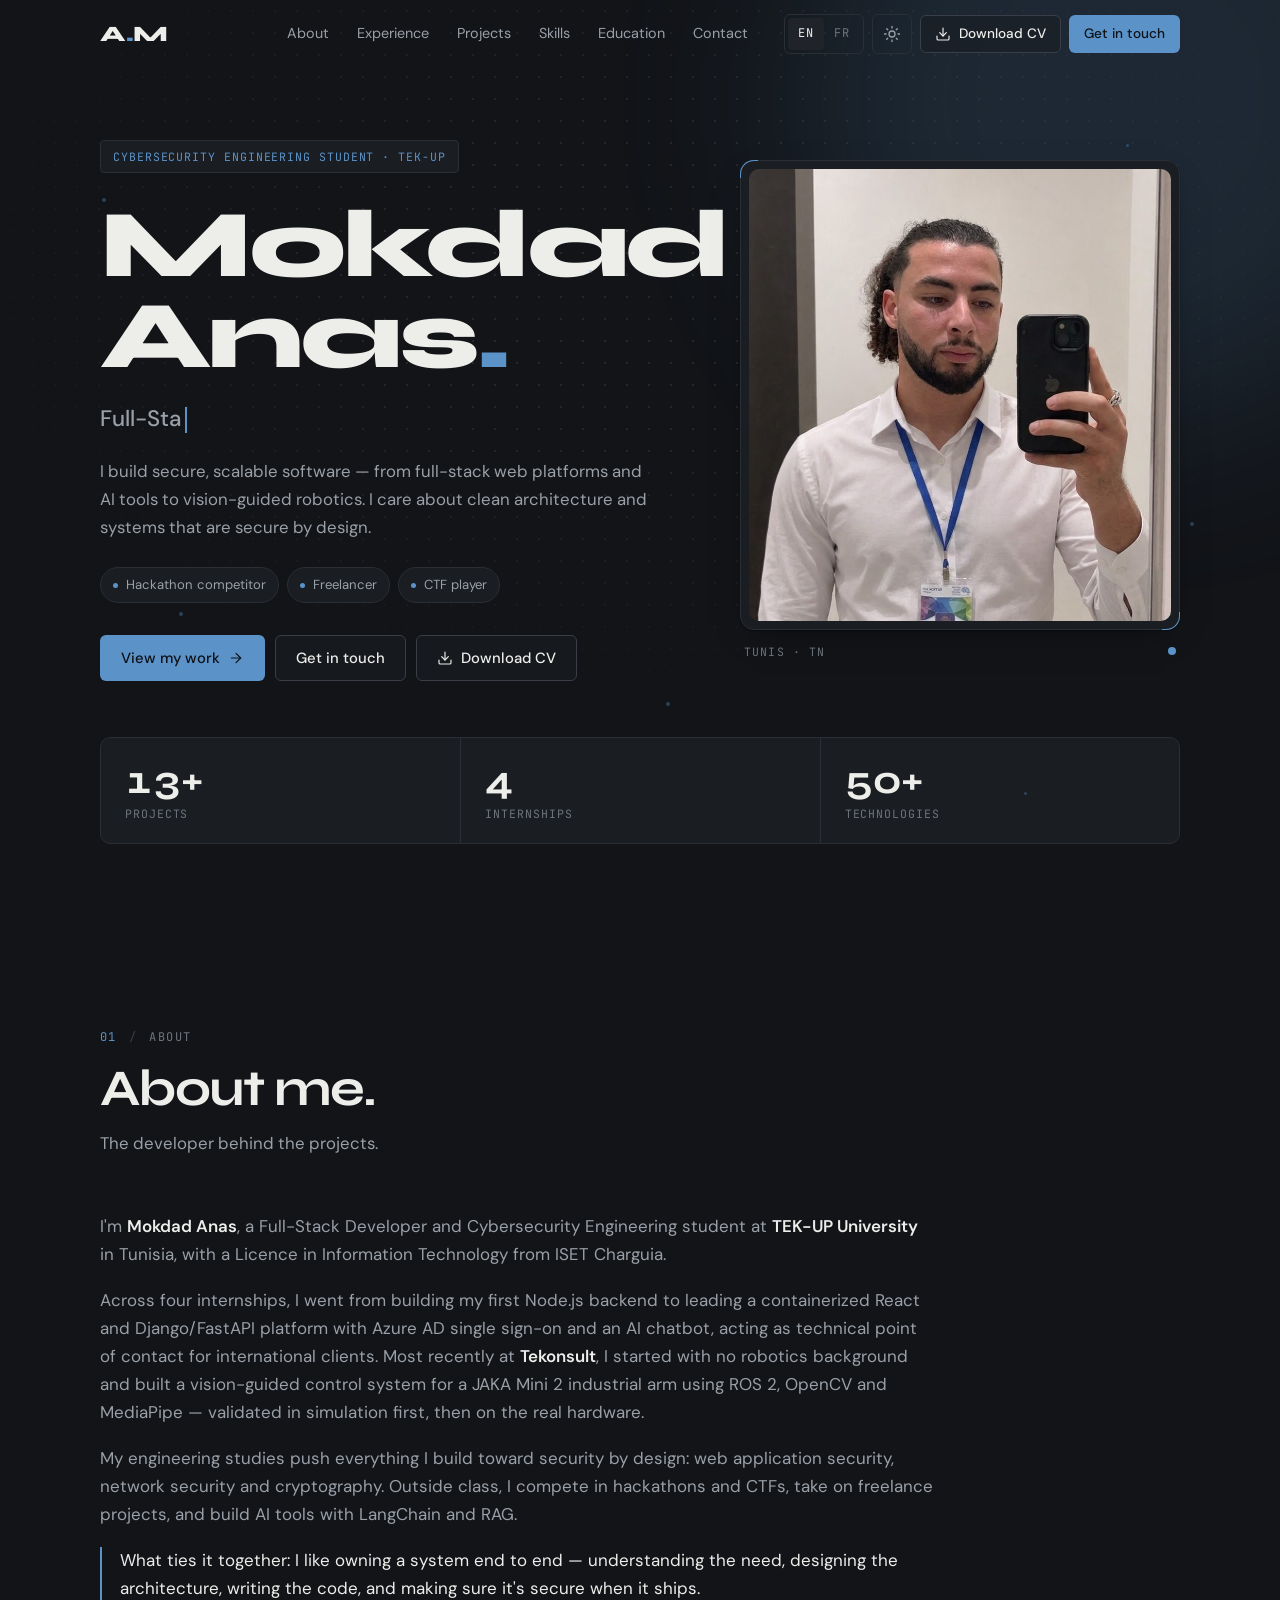
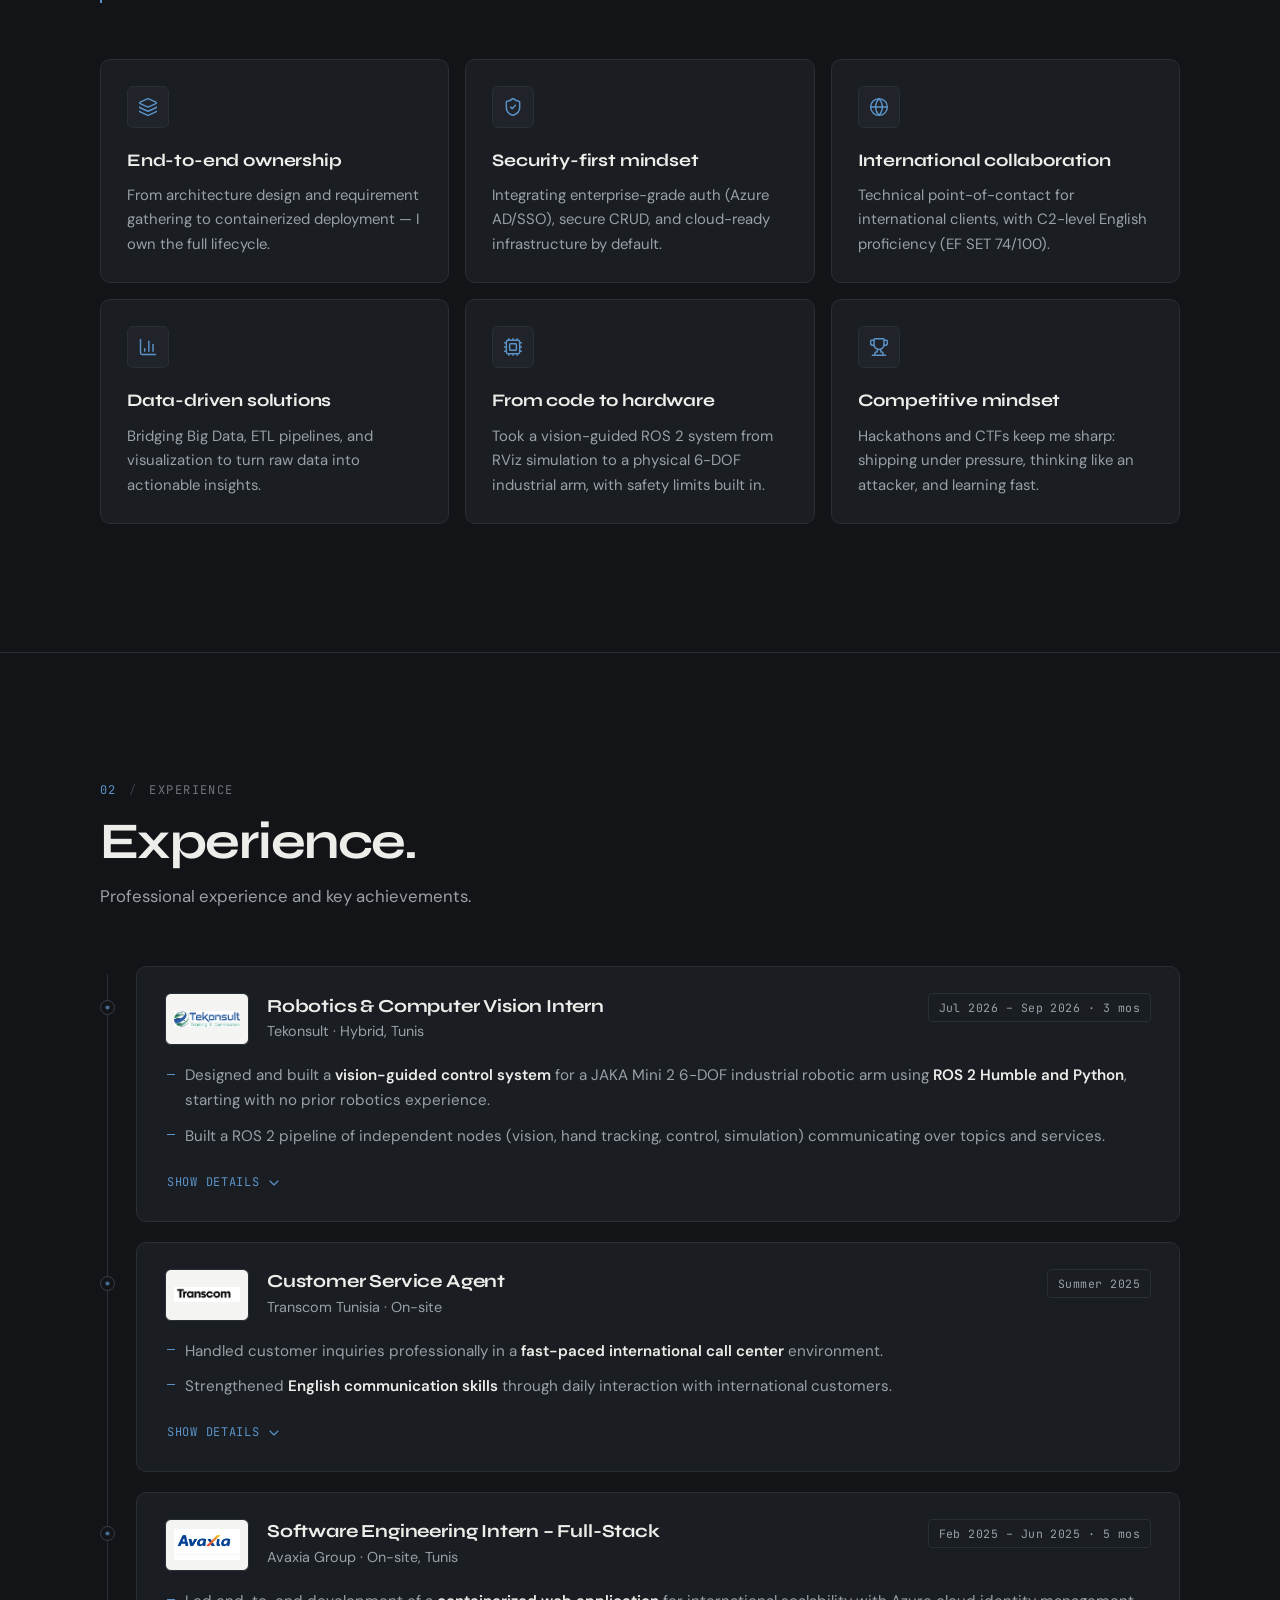
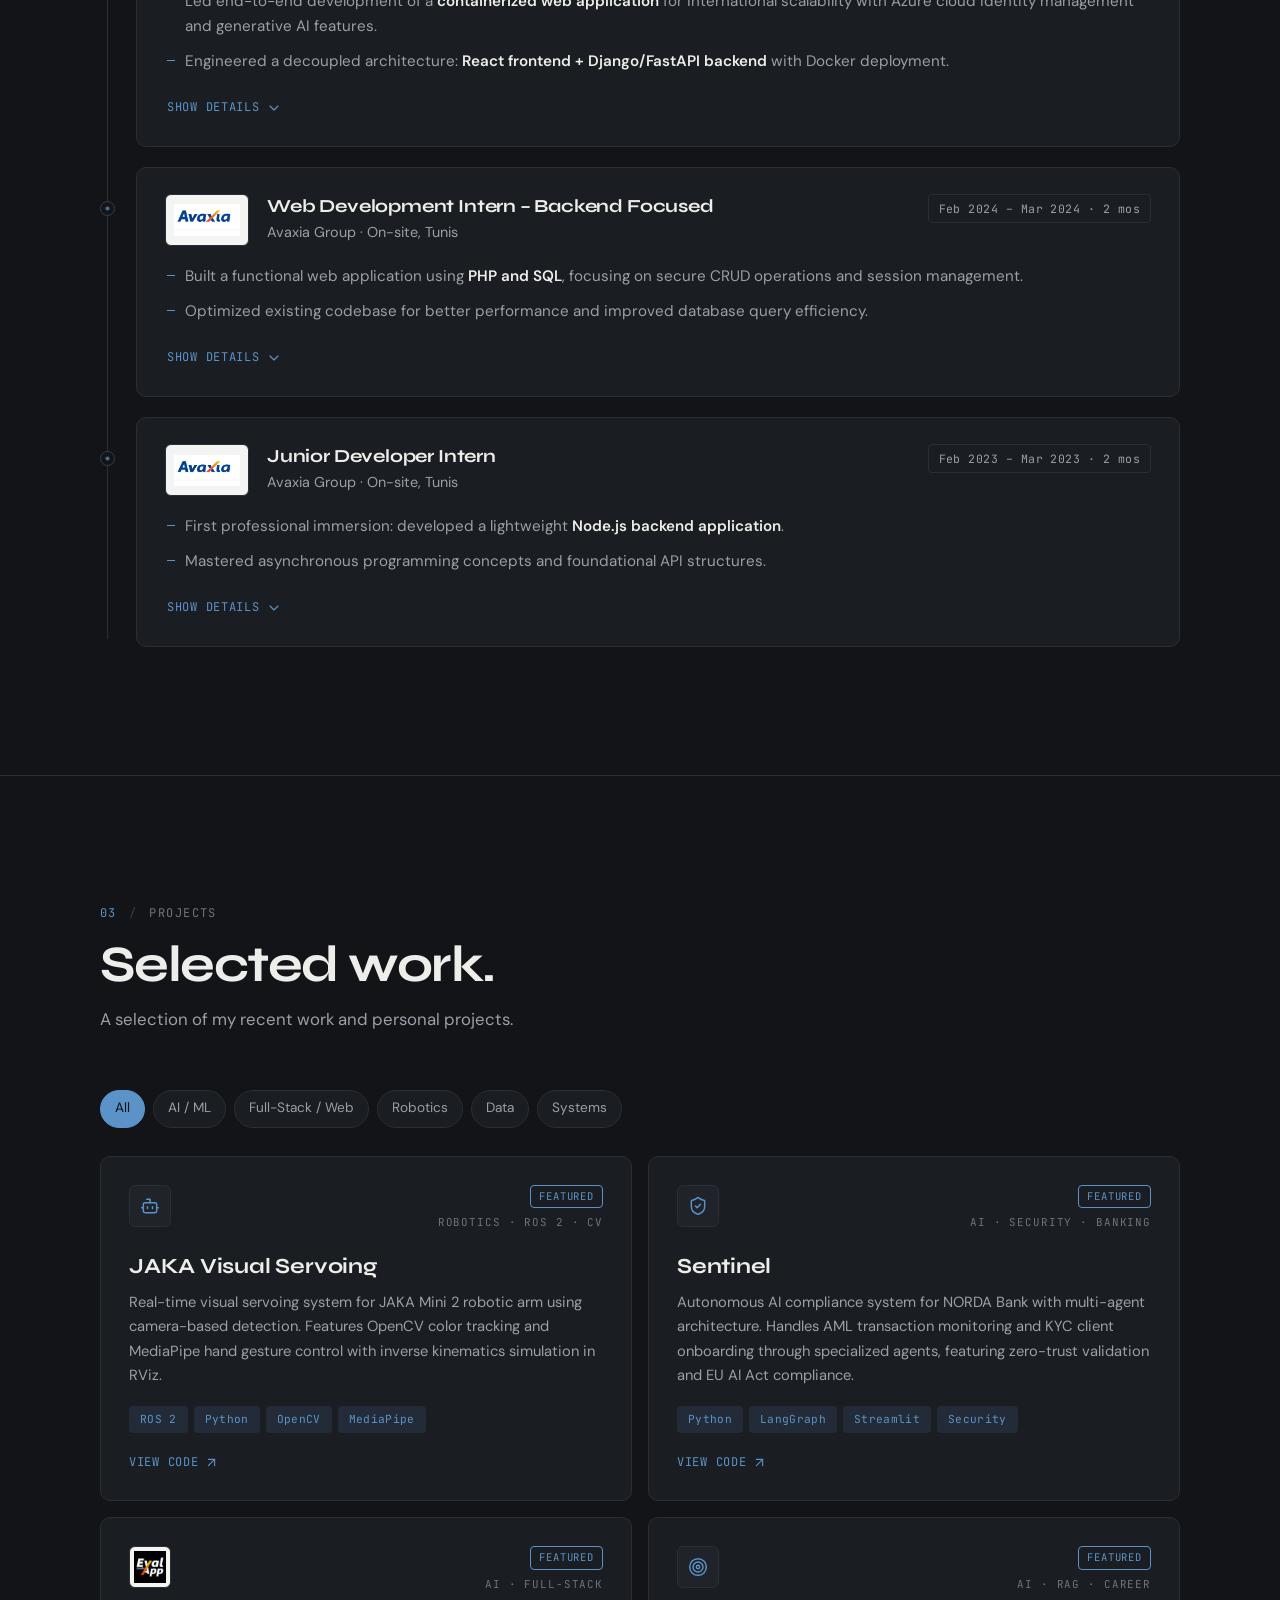
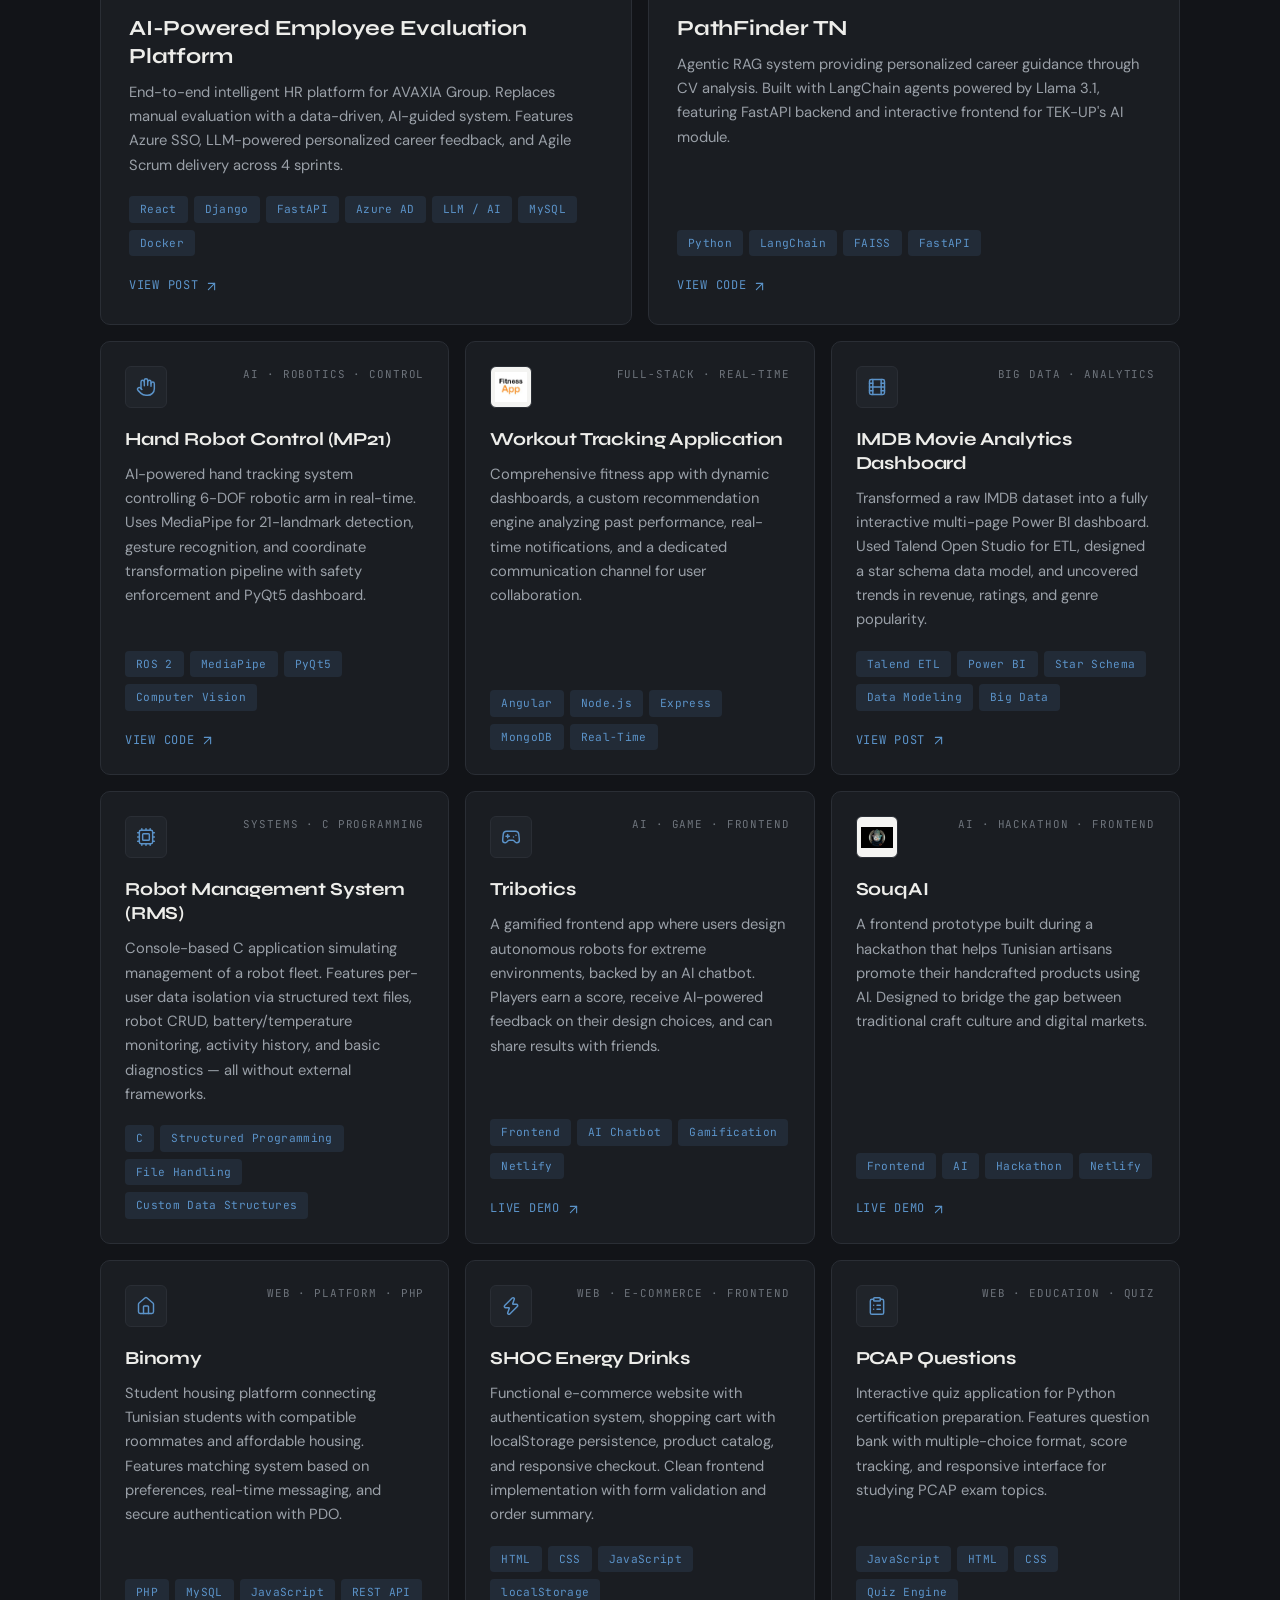
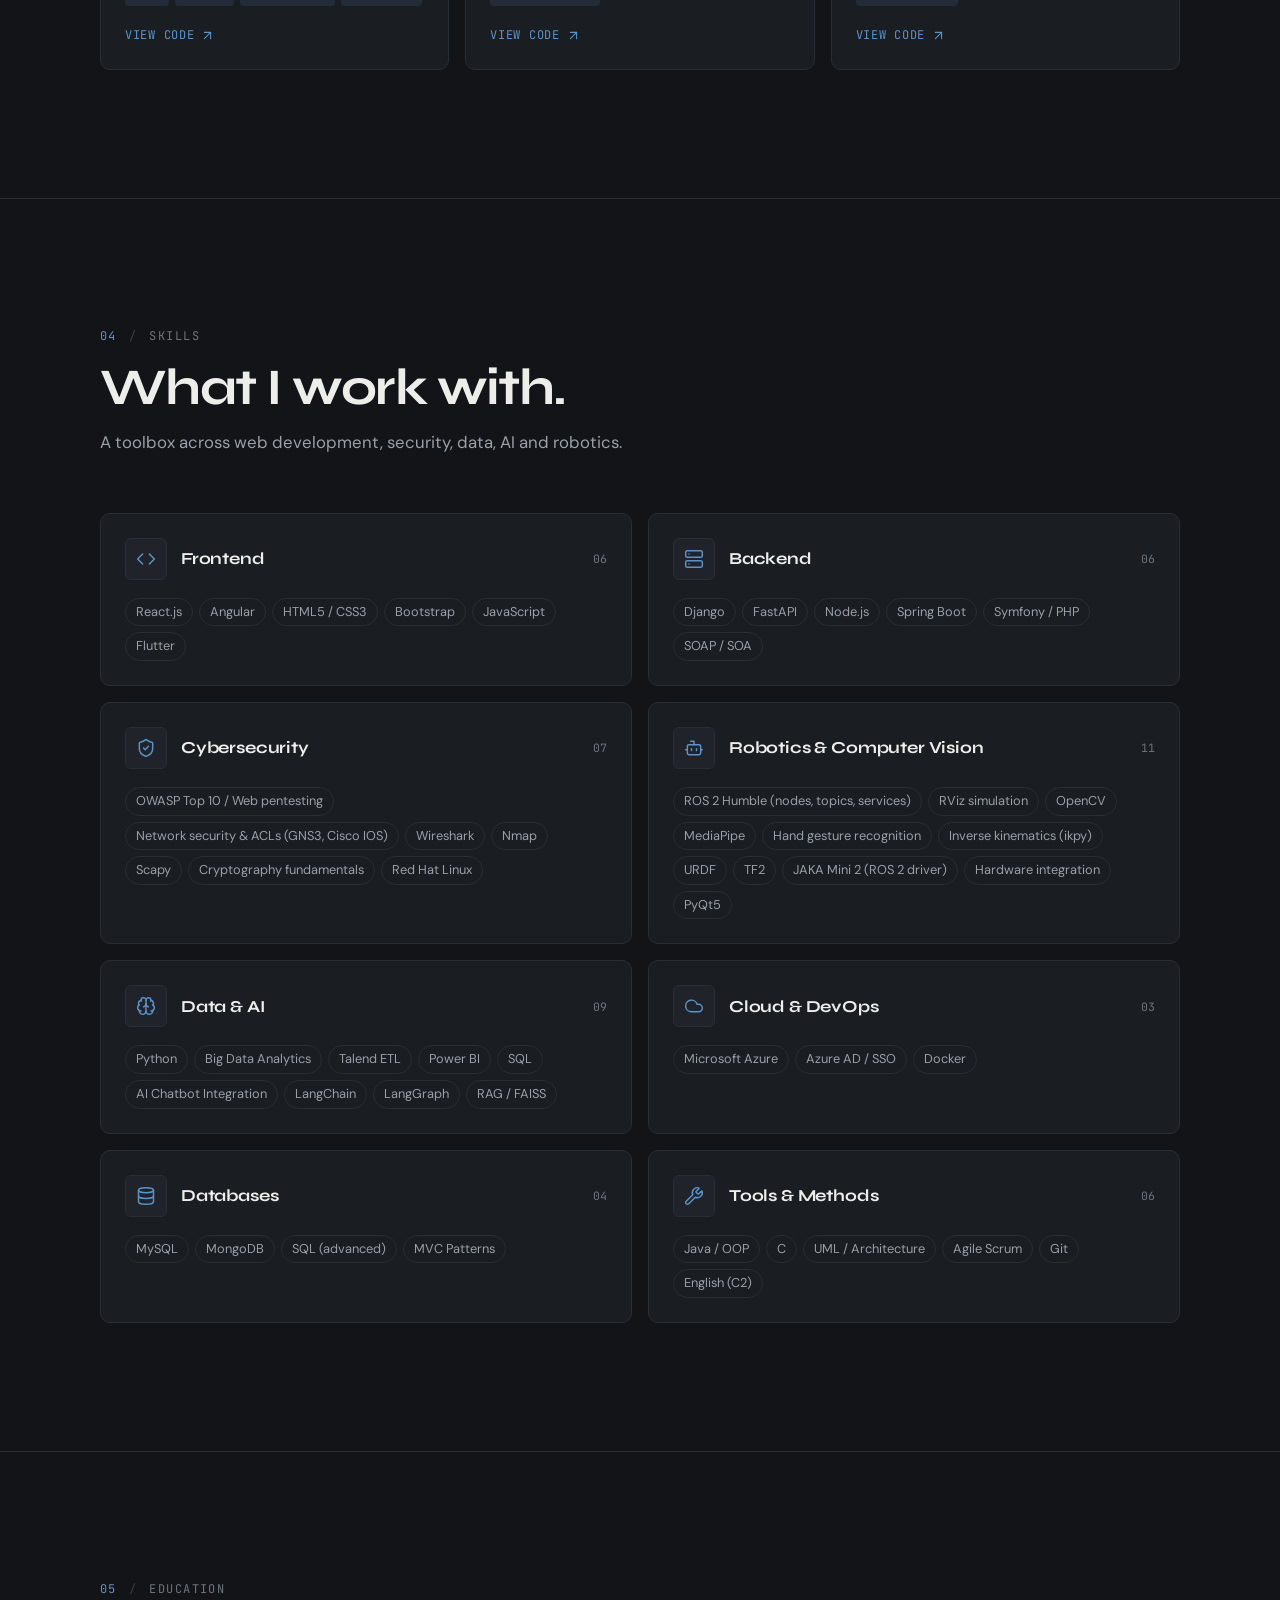
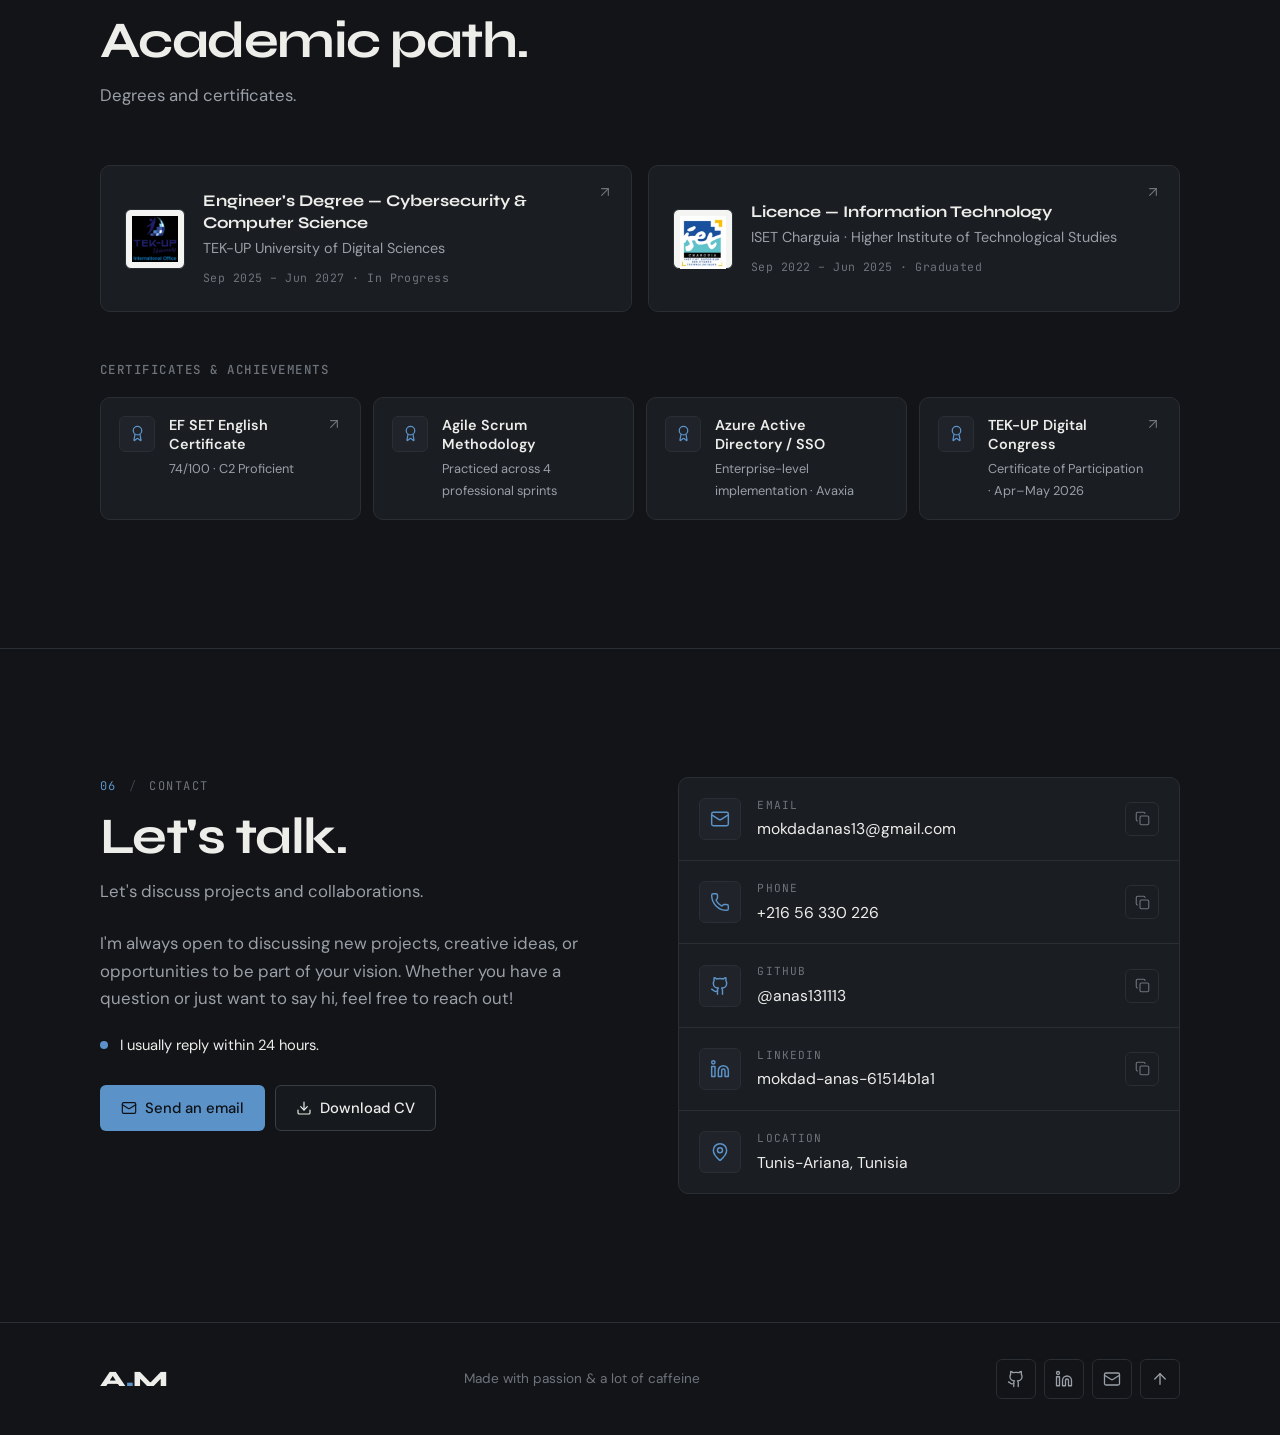
<file: index.html>
<!DOCTYPE html>
<html lang="en" data-theme="dark">
<head>
  <meta charset="UTF-8">
  <meta name="viewport" content="width=device-width, initial-scale=1">
  <title>Anas Mokdad — Full-Stack Developer & Cybersecurity Engineering Student</title>
  <meta name="description" content="Portfolio of Anas Mokdad: full-stack developer and cybersecurity engineering student at TEK-UP, working across web platforms, AI tools and vision-guided robotics.">
  <meta name="author" content="Mokdad Anas">
  <meta name="theme-color" content="#121418">
  <meta property="og:title" content="Anas Mokdad — Full-Stack Developer & Cybersecurity Engineering Student">
  <meta property="og:description" content="Portfolio of Anas Mokdad: full-stack developer and cybersecurity engineering student at TEK-UP, working across web platforms, AI tools and vision-guided robotics.">
  <meta property="og:type" content="website">
  <meta property="og:url" content="https://mokdad-anas.netlify.app/">
  <link rel="icon" type="image/svg+xml" href="data:image/svg+xml,<svg xmlns='http://www.w3.org/2000/svg' viewBox='0 0 64 64'> <rect width='64' height='64' rx='14' fill='%23121418'/> <text x='50%' y='54%' text-anchor='middle' dominant-baseline='middle' font-family='Arial,Helvetica,sans-serif' font-weight='800' font-size='26' fill='%23EDEDEA' letter-spacing='-1'>A<tspan fill='%235B93C9'>.</tspan>M</text></svg>">
  <script>
    (function () {
      try {
        var t = localStorage.getItem('theme');
        document.documentElement.setAttribute('data-theme', t === 'light' ? 'light' : 'dark');
        var l = localStorage.getItem('lang');
        if (l === 'fr') document.documentElement.setAttribute('lang', 'fr');
      } catch (e) {}
    })();
  </script>
  <link rel="preconnect" href="https://fonts.googleapis.com">
  <link rel="preconnect" href="https://fonts.gstatic.com" crossorigin>
  <link href="https://fonts.googleapis.com/css2?family=Syne:wght@600;700;800&family=DM+Sans:ital,opsz,wght@0,9..40,400;0,9..40,500;0,9..40,600;1,9..40,400&family=JetBrains+Mono:wght@400;500&display=swap" rel="stylesheet">
  <link rel="stylesheet" href="style.css">
</head>
<body>
  <a class="skip-link" href="#main" data-i18n="ui.skip">Skip to content</a>
  <svg class="sprite" aria-hidden="true" focusable="false"><symbol id="i-sun" viewBox="0 0 24 24"><circle cx="12" cy="12" r="4" /> <path d="M12 2v2" /> <path d="M12 20v2" /> <path d="m4.93 4.93 1.41 1.41" /> <path d="m17.66 17.66 1.41 1.41" /> <path d="M2 12h2" /> <path d="M20 12h2" /> <path d="m6.34 17.66-1.41 1.41" /> <path d="m19.07 4.93-1.41 1.41" /></symbol><symbol id="i-moon" viewBox="0 0 24 24"><path d="M20.985 12.486a9 9 0 1 1-9.473-9.472c.405-.022.617.46.402.803a6 6 0 0 0 8.268 8.268c.344-.215.825-.004.803.401" /></symbol><symbol id="i-menu" viewBox="0 0 24 24"><path d="M4 5h16" /> <path d="M4 12h16" /> <path d="M4 19h16" /></symbol><symbol id="i-x" viewBox="0 0 24 24"><path d="M18 6 6 18" /> <path d="m6 6 12 12" /></symbol><symbol id="i-download" viewBox="0 0 24 24"><path d="M12 15V3" /> <path d="M21 15v4a2 2 0 0 1-2 2H5a2 2 0 0 1-2-2v-4" /> <path d="m7 10 5 5 5-5" /></symbol><symbol id="i-arrow-right" viewBox="0 0 24 24"><path d="M5 12h14" /> <path d="m12 5 7 7-7 7" /></symbol><symbol id="i-arrow-up-right" viewBox="0 0 24 24"><path d="M7 7h10v10" /> <path d="M7 17 17 7" /></symbol><symbol id="i-arrow-up" viewBox="0 0 24 24"><path d="m5 12 7-7 7 7" /> <path d="M12 19V5" /></symbol><symbol id="i-mail" viewBox="0 0 24 24"><path d="m22 7-8.991 5.727a2 2 0 0 1-2.009 0L2 7" /> <rect x="2" y="4" width="20" height="16" rx="2" /></symbol><symbol id="i-phone" viewBox="0 0 24 24"><path d="M13.832 16.568a1 1 0 0 0 1.213-.303l.355-.465A2 2 0 0 1 17 15h3a2 2 0 0 1 2 2v3a2 2 0 0 1-2 2A18 18 0 0 1 2 4a2 2 0 0 1 2-2h3a2 2 0 0 1 2 2v3a2 2 0 0 1-.8 1.6l-.468.351a1 1 0 0 0-.292 1.233 14 14 0 0 0 6.392 6.384" /></symbol><symbol id="i-map-pin" viewBox="0 0 24 24"><path d="M20 10c0 4.993-5.539 10.193-7.399 11.799a1 1 0 0 1-1.202 0C9.539 20.193 4 14.993 4 10a8 8 0 0 1 16 0" /> <circle cx="12" cy="10" r="3" /></symbol><symbol id="i-copy" viewBox="0 0 24 24"><rect width="14" height="14" x="8" y="8" rx="2" ry="2" /> <path d="M4 16c-1.1 0-2-.9-2-2V4c0-1.1.9-2 2-2h10c1.1 0 2 .9 2 2" /></symbol><symbol id="i-check" viewBox="0 0 24 24"><path d="M20 6 9 17l-5-5" /></symbol><symbol id="i-chevron-down" viewBox="0 0 24 24"><path d="m6 9 6 6 6-6" /></symbol><symbol id="i-bot" viewBox="0 0 24 24"><path d="M12 8V4H8" /> <rect width="16" height="12" x="4" y="8" rx="2" /> <path d="M2 14h2" /> <path d="M20 14h2" /> <path d="M15 13v2" /> <path d="M9 13v2" /></symbol><symbol id="i-shield-check" viewBox="0 0 24 24"><path d="M20 13c0 5-3.5 7.5-7.66 8.95a1 1 0 0 1-.67-.01C7.5 20.5 4 18 4 13V6a1 1 0 0 1 1-1c2 0 4.5-1.2 6.24-2.72a1.17 1.17 0 0 1 1.52 0C14.51 3.81 17 5 19 5a1 1 0 0 1 1 1z" /> <path d="m9 12 2 2 4-4" /></symbol><symbol id="i-layers" viewBox="0 0 24 24"><path d="M12.83 2.18a2 2 0 0 0-1.66 0L2.6 6.08a1 1 0 0 0 0 1.83l8.58 3.91a2 2 0 0 0 1.66 0l8.58-3.9a1 1 0 0 0 0-1.83z" /> <path d="M2 12a1 1 0 0 0 .58.91l8.6 3.91a2 2 0 0 0 1.65 0l8.58-3.9A1 1 0 0 0 22 12" /> <path d="M2 17a1 1 0 0 0 .58.91l8.6 3.91a2 2 0 0 0 1.65 0l8.58-3.9A1 1 0 0 0 22 17" /></symbol><symbol id="i-globe" viewBox="0 0 24 24"><circle cx="12" cy="12" r="10" /> <path d="M12 2a14.5 14.5 0 0 0 0 20 14.5 14.5 0 0 0 0-20" /> <path d="M2 12h20" /></symbol><symbol id="i-chart-column" viewBox="0 0 24 24"><path d="M3 3v16a2 2 0 0 0 2 2h16" /> <path d="M18 17V9" /> <path d="M13 17V5" /> <path d="M8 17v-3" /></symbol><symbol id="i-cpu" viewBox="0 0 24 24"><path d="M12 20v2" /> <path d="M12 2v2" /> <path d="M17 20v2" /> <path d="M17 2v2" /> <path d="M2 12h2" /> <path d="M2 17h2" /> <path d="M2 7h2" /> <path d="M20 12h2" /> <path d="M20 17h2" /> <path d="M20 7h2" /> <path d="M7 20v2" /> <path d="M7 2v2" /> <rect x="4" y="4" width="16" height="16" rx="2" /> <rect x="8" y="8" width="8" height="8" rx="1" /></symbol><symbol id="i-trophy" viewBox="0 0 24 24"><path d="M10 14.66V17a1 1 0 0 1-1 1 2 2 0 0 0-2 2v2" /> <path d="M14 14.66V17a1 1 0 0 0 1 1 2 2 0 0 1 2 2v2" /> <path d="M17.916 10H19.5A2.5 2.5 0 0 0 22 7.5V5a1 1 0 0 0-1-1h-3" /> <path d="M4 22h16" /> <path d="M6 9a6 6 0 0 0 12 0V3a1 1 0 0 0-1-1H7a1 1 0 0 0-1 1z" /> <path d="M6.084 10H4.5A2.5 2.5 0 0 1 2 7.5V5a1 1 0 0 1 1-1h3" /></symbol><symbol id="i-code" viewBox="0 0 24 24"><path d="m16 18 6-6-6-6" /> <path d="m8 6-6 6 6 6" /></symbol><symbol id="i-server" viewBox="0 0 24 24"><rect width="20" height="8" x="2" y="2" rx="2" ry="2" /> <rect width="20" height="8" x="2" y="14" rx="2" ry="2" /> <line x1="6" x2="6.01" y1="6" y2="6" /> <line x1="6" x2="6.01" y1="18" y2="18" /></symbol><symbol id="i-cloud" viewBox="0 0 24 24"><path d="M17.5 19H9a7 7 0 1 1 6.71-9h1.79a4.5 4.5 0 1 1 0 9Z" /></symbol><symbol id="i-database" viewBox="0 0 24 24"><ellipse cx="12" cy="5" rx="9" ry="3" /> <path d="M3 5V19A9 3 0 0 0 21 19V5" /> <path d="M3 12A9 3 0 0 0 21 12" /></symbol><symbol id="i-wrench" viewBox="0 0 24 24"><path d="M14.7 6.3a1 1 0 0 0 0 1.4l1.6 1.6a1 1 0 0 0 1.4 0l3.106-3.105c.32-.322.863-.22.983.218a6 6 0 0 1-8.259 7.057l-7.91 7.91a1 1 0 0 1-2.999-3l7.91-7.91a6 6 0 0 1 7.057-8.259c.438.12.54.662.219.984z" /></symbol><symbol id="i-brain" viewBox="0 0 24 24"><path d="M12 18V5" /> <path d="M15 13a4.17 4.17 0 01-3-4 4.17 4.17 0 01-3 4" /> <path d="M17.707 6.294A3 3 0 1012 5a3 3 0 10-5.707 1.294" /> <path d="M17.996 5.125a4 4 0 012.526 5.77" /> <path d="M18 18a4 4 0 002-7.465" /> <path d="M19.967 17.482a4 4 0 11-7.967.517 4 4 0 11-7.967-.517" /> <path d="M6 18a4 4 0 01-2-7.465" /> <path d="M6.004 5.125a4 4 0 00-2.526 5.77" /></symbol><symbol id="i-film" viewBox="0 0 24 24"><rect width="18" height="18" x="3" y="3" rx="2" /> <path d="M7 3v18" /> <path d="M3 7.5h4" /> <path d="M3 12h18" /> <path d="M3 16.5h4" /> <path d="M17 3v18" /> <path d="M17 7.5h4" /> <path d="M17 16.5h4" /></symbol><symbol id="i-house" viewBox="0 0 24 24"><path d="M15 21v-8a1 1 0 0 0-1-1h-4a1 1 0 0 0-1 1v8" /> <path d="M3 10a2 2 0 0 1 .709-1.528l7-6a2 2 0 0 1 2.582 0l7 6A2 2 0 0 1 21 10v9a2 2 0 0 1-2 2H5a2 2 0 0 1-2-2z" /></symbol><symbol id="i-hand" viewBox="0 0 24 24"><path d="M18 11V6a2 2 0 0 0-2-2a2 2 0 0 0-2 2" /> <path d="M14 10V4a2 2 0 0 0-2-2a2 2 0 0 0-2 2v2" /> <path d="M10 10.5V6a2 2 0 0 0-2-2a2 2 0 0 0-2 2v8" /> <path d="M18 8a2 2 0 1 1 4 0v6a8 8 0 0 1-8 8h-2c-2.8 0-4.5-.86-5.99-2.34l-3.6-3.6a2 2 0 0 1 2.83-2.82L7 15" /></symbol><symbol id="i-zap" viewBox="0 0 24 24"><path d="M15.914 4a1.5 1.5 0 00-2.474-1.561l-9 9A1.5 1.5 0 005.5 14h4.002a.5.5 0 01.471.666L8.086 20a1.5 1.5 0 002.475 1.56l9-9A1.5 1.5 0 0018.5 10h-3.997a.5.5 0 01-.472-.667z" /></symbol><symbol id="i-clipboard-list" viewBox="0 0 24 24"><rect width="8" height="4" x="8" y="2" rx="1" ry="1" /> <path d="M16 4h2a2 2 0 0 1 2 2v14a2 2 0 0 1-2 2H6a2 2 0 0 1-2-2V6a2 2 0 0 1 2-2h2" /> <path d="M12 11h4" /> <path d="M12 16h4" /> <path d="M8 11h.01" /> <path d="M8 16h.01" /></symbol><symbol id="i-target" viewBox="0 0 24 24"><circle cx="12" cy="12" r="10" /> <circle cx="12" cy="12" r="6" /> <circle cx="12" cy="12" r="2" /></symbol><symbol id="i-coffee" viewBox="0 0 24 24"><path d="M10 2v2" /> <path d="M14 2v2" /> <path d="M16 8a1 1 0 0 1 1 1v8a4 4 0 0 1-4 4H7a4 4 0 0 1-4-4V9a1 1 0 0 1 1-1h14a4 4 0 1 1 0 8h-1" /> <path d="M6 2v2" /></symbol><symbol id="i-award" viewBox="0 0 24 24"><path d="m15.477 12.89 1.515 8.526a.5.5 0 0 1-.81.47l-3.58-2.687a1 1 0 0 0-1.197 0l-3.586 2.686a.5.5 0 0 1-.81-.469l1.514-8.526" /> <circle cx="12" cy="8" r="6" /></symbol><symbol id="i-gamepad-2" viewBox="0 0 24 24"><line x1="6" x2="10" y1="11" y2="11" /> <line x1="8" x2="8" y1="9" y2="13" /> <line x1="15" x2="15.01" y1="12" y2="12" /> <line x1="18" x2="18.01" y1="10" y2="10" /> <path d="M17.32 5H6.68a4 4 0 0 0-3.978 3.59c-.006.052-.01.101-.017.152C2.604 9.416 2 14.456 2 16a3 3 0 0 0 3 3c1 0 1.5-.5 2-1l1.414-1.414A2 2 0 0 1 9.828 16h4.344a2 2 0 0 1 1.414.586L17 18c.5.5 1 1 2 1a3 3 0 0 0 3-3c0-1.545-.604-6.584-.685-7.258-.007-.05-.011-.1-.017-.151A4 4 0 0 0 17.32 5z" /></symbol><symbol id="i-external-link" viewBox="0 0 24 24"><path d="M15 3h6v6" /> <path d="M10 14 21 3" /> <path d="M18 13v6a2 2 0 0 1-2 2H5a2 2 0 0 1-2-2V8a2 2 0 0 1 2-2h6" /></symbol><symbol id="i-github" viewBox="0 0 24 24"><path d="M15 22v-4a4.8 4.8 0 0 0-1-3.5c3 0 6-2 6-5.5.08-1.25-.27-2.48-1-3.5.28-1.15.28-2.35 0-3.5 0 0-1 0-3 1.5-2.64-.5-5.36-.5-8 0C6 2 5 2 5 2c-.3 1.15-.3 2.35 0 3.5A5.403 5.403 0 0 0 4 9c0 3.5 3 5.5 6 5.5-.39.49-.68 1.05-.85 1.65-.17.6-.22 1.23-.15 1.85v4"/><path d="M9 18c-4.51 2-5-2-7-2"/></symbol><symbol id="i-linkedin" viewBox="0 0 24 24"><path d="M16 8a6 6 0 0 1 6 6v7h-4v-7a2 2 0 0 0-2-2 2 2 0 0 0-2 2v7h-4v-7a6 6 0 0 1 6-6z"/><rect width="4" height="12" x="2" y="9"/><circle cx="4" cy="4" r="2"/></symbol></svg>
  <div class="bg-layer" aria-hidden="true"><div class="bg-dots"></div><div class="bg-blob"></div></div>
  <div class="cursor-glow" id="cursorGlow" aria-hidden="true"></div>

<div class="loader" id="loader" role="status" aria-label="Loading" data-i18n-attr="aria-label:ui.loading">
  <div class="loader-inner">
    <span class="loader-logo">A<span class="accent-dot">.</span>M</span>
    <span class="loader-bar"><span class="loader-progress" id="loaderProgress"></span></span>
  </div>
</div>

<header class="site-header" id="siteHeader">
  <nav class="container nav" aria-label="Main navigation" data-i18n-attr="aria-label:ui.mainNav">
    <a class="nav-logo" href="#hero" aria-label="Mokdad Anas — back to top" data-i18n-attr="aria-label:ui.home"><span class="logo-mark" aria-hidden="true">A<span class="accent-dot">.</span>M</span></a>
    <ul class="nav-links"><li><a href="#about" data-i18n="nav.about">About</a></li><li><a href="#experience" data-i18n="nav.experience">Experience</a></li><li><a href="#projects" data-i18n="nav.projects">Projects</a></li><li><a href="#skills" data-i18n="nav.skills">Skills</a></li><li><a href="#education" data-i18n="nav.education">Education</a></li><li><a href="#contact" data-i18n="nav.contact">Contact</a></li></ul>
    <div class="nav-actions">
      <div class="lang-switch" role="group" aria-label="Language" data-i18n-attr="aria-label:ui.language"><button type="button" class="lang-btn" data-lang="en" aria-pressed="true">EN</button><button type="button" class="lang-btn" data-lang="fr" aria-pressed="false">FR</button></div>
      <button type="button" class="icon-btn theme-toggle" id="themeToggle" aria-label="Switch to light mode"><svg class="ic ic-sun" aria-hidden="true" focusable="false"><use href="#i-sun"/></svg><svg class="ic ic-moon" aria-hidden="true" focusable="false"><use href="#i-moon"/></svg></button>
      <a class="btn btn-ghost btn-sm nav-cv" href="https://drive.google.com/uc?export=download&id=18-U0ZW0lokugEdkGIyN0x8ZrLjGJ0vm-" target="_blank" rel="noopener"><svg class="ic" aria-hidden="true" focusable="false"><use href="#i-download"/></svg><span data-i18n="nav.cv">Download CV</span></a>
      <a class="btn btn-primary btn-sm nav-cta" href="#contact"><span data-i18n="nav.getInTouch">Get in touch</span></a>
      <button type="button" class="icon-btn menu-toggle" id="menuToggle" aria-expanded="false" aria-controls="mobileMenu" aria-label="Open menu"><svg class="ic ic-menu" aria-hidden="true" focusable="false"><use href="#i-menu"/></svg><svg class="ic ic-close" aria-hidden="true" focusable="false"><use href="#i-x"/></svg></button>
    </div>
  </nav>
</header>
  <div class="mobile-menu" id="mobileMenu" hidden>
    <ul class="mobile-links"><li><a href="#about"><span class="mono-num">01</span><span data-i18n="nav.about">About</span></a></li><li><a href="#experience"><span class="mono-num">02</span><span data-i18n="nav.experience">Experience</span></a></li><li><a href="#projects"><span class="mono-num">03</span><span data-i18n="nav.projects">Projects</span></a></li><li><a href="#skills"><span class="mono-num">04</span><span data-i18n="nav.skills">Skills</span></a></li><li><a href="#education"><span class="mono-num">05</span><span data-i18n="nav.education">Education</span></a></li><li><a href="#contact"><span class="mono-num">06</span><span data-i18n="nav.contact">Contact</span></a></li></ul>
    <div class="mobile-actions">
      <div class="lang-switch lang-switch-lg" role="group" aria-label="Language" data-i18n-attr="aria-label:ui.language"><button type="button" class="lang-btn" data-lang="en" aria-pressed="true">EN</button><button type="button" class="lang-btn" data-lang="fr" aria-pressed="false">FR</button></div>
      <a class="btn btn-ghost" href="https://drive.google.com/uc?export=download&id=18-U0ZW0lokugEdkGIyN0x8ZrLjGJ0vm-" target="_blank" rel="noopener"><svg class="ic" aria-hidden="true" focusable="false"><use href="#i-download"/></svg><span data-i18n="nav.cv">Download CV</span></a>
      <a class="btn btn-primary" href="#contact"><span data-i18n="nav.getInTouch">Get in touch</span></a>
    </div>
  </div>
  

<main id="main">

<section class="hero" id="hero" aria-labelledby="hero-name">
  <div class="hero-dots" aria-hidden="true"><span></span><span></span><span></span><span></span><span></span><span></span><span></span></div>
  <div class="container hero-grid">
    <div class="hero-text">
      <p class="hero-badge load-in" style="--d:1" data-i18n="hero.badge">Cybersecurity Engineering Student · TEK‑UP</p>
      <h1 class="hero-name load-in" id="hero-name" style="--d:2">Mokdad<br>Anas<span class="accent-dot">.</span></h1>
      <p class="hero-role load-in" style="--d:3"><span class="sr-only">Full-Stack Developer · Cybersecurity Engineering · Robotics & Computer Vision</span><span class="typewriter" id="typewriter" aria-hidden="true">Full-Stack Developer</span><span class="caret" aria-hidden="true"></span></p>
      <p class="hero-desc load-in" style="--d:4" data-i18n="hero.description">I build secure, scalable software — from full-stack web platforms and AI tools to vision-guided robotics. I care about clean architecture and systems that are secure by design.</p>
      <ul class="hero-pills load-in" style="--d:5">
        <li><span data-i18n="hero.pill1">Hackathon competitor</span></li>
        <li><span data-i18n="hero.pill2">Freelancer</span></li>
        <li><span data-i18n="hero.pill3">CTF player</span></li>
      </ul>
      <div class="hero-actions load-in" style="--d:6">
        <a class="btn btn-primary" href="#projects"><span data-i18n="hero.viewWork">View my work</span><svg class="ic" aria-hidden="true" focusable="false"><use href="#i-arrow-right"/></svg></a>
        <a class="btn btn-ghost" href="#contact"><span data-i18n="hero.getInTouch">Get in touch</span></a>
        <a class="btn btn-ghost" href="https://drive.google.com/uc?export=download&id=18-U0ZW0lokugEdkGIyN0x8ZrLjGJ0vm-" target="_blank" rel="noopener"><svg class="ic" aria-hidden="true" focusable="false"><use href="#i-download"/></svg><span data-i18n="hero.downloadCV">Download CV</span></a>
      </div>
    </div>
    <figure class="hero-photo load-in" style="--d:2">
      <div class="photo-frame">
        <img src="[data-uri]" alt="Mokdad Anas" width="820" height="877" decoding="async" fetchpriority="high">
      </div>
      <figcaption class="photo-caption"><span>TUNIS · TN</span><span class="status-dot" aria-hidden="true"></span></figcaption>
    </figure>
  </div>
  <div class="container">
    <dl class="stats reveal">
      <div class="stat"><dt><span data-i18n="stats.projects">Projects</span></dt><dd><span class="stat-num" data-target="13" data-suffix="+">0</span></dd></div>
      <div class="stat"><dt><span data-i18n="stats.internships">Internships</span></dt><dd><span class="stat-num" data-target="4">0</span></dd></div>
      <div class="stat"><dt><span data-i18n="stats.tech">Technologies</span></dt><dd><span class="stat-num" data-target="50" data-suffix="+">0</span></dd></div>
    </dl>
  </div>
</section>

<section class="section" id="about">
  <div class="container">
    <header class="section-head reveal"><p class="eyebrow"><span class="eyebrow-num">01</span><span data-i18n="about.label">About</span></p><h2 class="section-title" data-i18n="about.title">About me.</h2><p class="section-sub" data-i18n="about.subtitle">The developer behind the projects.</p></header>
    <div class="about-text reveal">
      <p data-i18n-html="about.p1">I'm <strong>Mokdad Anas</strong>, a Full-Stack Developer and Cybersecurity Engineering student at <strong>TEK-UP University</strong> in Tunisia, with a Licence in Information Technology from ISET Charguia.</p>
      <p data-i18n-html="about.p2">Across four internships, I went from building my first Node.js backend to leading a containerized React and Django/FastAPI platform with Azure AD single sign-on and an AI chatbot, acting as technical point of contact for international clients. Most recently at <strong>Tekonsult</strong>, I started with no robotics background and built a vision-guided control system for a JAKA Mini 2 industrial arm using ROS 2, OpenCV and MediaPipe — validated in simulation first, then on the real hardware.</p>
      <p data-i18n-html="about.p3">My engineering studies push everything I build toward security by design: web application security, network security and cryptography. Outside class, I compete in hackathons and CTFs, take on freelance projects, and build AI tools with LangChain and RAG.</p>
      <p class="about-lead" data-i18n-html="about.p4">What ties it together: I like owning a system end to end — understanding the need, designing the architecture, writing the code, and making sure it's secure when it ships.</p>
    </div>
    <div class="about-cards"><article class="about-card reveal" style="--d:0"><span class="icon-box"><svg class="ic" aria-hidden="true" focusable="false"><use href="#i-layers"/></svg></span><h3 data-i18n="about.card.endToEnd.title">End-to-end ownership</h3><p data-i18n="about.card.endToEnd.desc">From architecture design and requirement gathering to containerized deployment — I own the full lifecycle.</p></article><article class="about-card reveal" style="--d:1"><span class="icon-box"><svg class="ic" aria-hidden="true" focusable="false"><use href="#i-shield-check"/></svg></span><h3 data-i18n="about.card.security.title">Security-first mindset</h3><p data-i18n="about.card.security.desc">Integrating enterprise-grade auth (Azure AD/SSO), secure CRUD, and cloud-ready infrastructure by default.</p></article><article class="about-card reveal" style="--d:2"><span class="icon-box"><svg class="ic" aria-hidden="true" focusable="false"><use href="#i-globe"/></svg></span><h3 data-i18n="about.card.international.title">International collaboration</h3><p data-i18n="about.card.international.desc">Technical point-of-contact for international clients, with C2-level English proficiency (EF SET 74/100).</p></article><article class="about-card reveal" style="--d:0"><span class="icon-box"><svg class="ic" aria-hidden="true" focusable="false"><use href="#i-chart-column"/></svg></span><h3 data-i18n="about.card.data.title">Data-driven solutions</h3><p data-i18n="about.card.data.desc">Bridging Big Data, ETL pipelines, and visualization to turn raw data into actionable insights.</p></article><article class="about-card reveal" style="--d:1"><span class="icon-box"><svg class="ic" aria-hidden="true" focusable="false"><use href="#i-cpu"/></svg></span><h3 data-i18n="about.card.hardware.title">From code to hardware</h3><p data-i18n="about.card.hardware.desc">Took a vision-guided ROS 2 system from RViz simulation to a physical 6-DOF industrial arm, with safety limits built in.</p></article><article class="about-card reveal" style="--d:2"><span class="icon-box"><svg class="ic" aria-hidden="true" focusable="false"><use href="#i-trophy"/></svg></span><h3 data-i18n="about.card.competitive.title">Competitive mindset</h3><p data-i18n="about.card.competitive.desc">Hackathons and CTFs keep me sharp: shipping under pressure, thinking like an attacker, and learning fast.</p></article></div>
  </div>
</section>

<section class="section" id="experience">
  <div class="container">
    <header class="section-head reveal"><p class="eyebrow"><span class="eyebrow-num">02</span><span data-i18n="experience.label">Experience</span></p><h2 class="section-title" data-i18n="experience.title">Experience.</h2><p class="section-sub" data-i18n="experience.subtitle">Professional experience and key achievements.</p></header>
    <ol class="timeline">
    <li class="exp-item reveal">
      <span class="exp-marker" aria-hidden="true"></span>
      <article class="exp-card">
        <header class="exp-head">
          <div class="exp-logo"><img src="[data-uri]" alt="Tekonsult" decoding="async"></div>
          <div class="exp-meta">
            <h3 class="exp-role" data-i18n="exp.tekonsult.role">Robotics &amp; Computer Vision Intern</h3>
            <p class="exp-company" data-i18n="exp.tekonsult.company">Tekonsult · Hybrid, Tunis</p>
          </div>
          <p class="exp-date" data-i18n="exp.tekonsult.date">Jul 2026 – Sep 2026 · 3 mos</p>
        </header>
        <ul class="exp-bullets"><li data-i18n-html="exp.tekonsult.b0">Designed and built a <strong>vision-guided control system</strong> for a JAKA Mini 2 6-DOF industrial robotic arm using <strong>ROS 2 Humble and Python</strong>, starting with no prior robotics experience.</li><li data-i18n-html="exp.tekonsult.b1">Built a ROS 2 pipeline of independent nodes (vision, hand tracking, control, simulation) communicating over topics and services.</li></ul>
        <div class="exp-more" id="exp-more-tekonsult">
          <div class="exp-more-inner">
            <ul class="exp-bullets"><li data-i18n-html="exp.tekonsult.b2">Developed real-time perception with <strong>OpenCV</strong> (HSV color tracking) and <strong>MediaPipe</strong> hand tracking, where an open hand previews a target and a closed fist triggers the arm.</li><li data-i18n-html="exp.tekonsult.b3">Implemented <strong>inverse kinematics</strong> from the JAKA URDF with ikpy, using TF2 for live TCP tracking, so all six joints move together to reach each target.</li><li data-i18n-html="exp.tekonsult.b4">Added safety features: workspace limits, joint-jump protection, singularity detection, and status overlays on the live camera feed.</li><li data-i18n-html="exp.tekonsult.b5">Validated everything in <strong>RViz simulation</strong> first, then connected to the physical arm through the JAKA driver and tested joint motion on hardware.</li><li data-i18n-html="exp.tekonsult.b6">Documented and versioned the project on GitHub.</li></ul>
            <ul class="chips"><li><span data-i18n="exp.tekonsult.chip.0">ROS 2 Humble</span></li><li><span data-i18n="exp.tekonsult.chip.1">Python</span></li><li><span data-i18n="exp.tekonsult.chip.2">OpenCV</span></li><li><span data-i18n="exp.tekonsult.chip.3">MediaPipe</span></li><li><span data-i18n="exp.tekonsult.chip.4">ikpy</span></li><li><span data-i18n="exp.tekonsult.chip.5">TF2</span></li><li><span data-i18n="exp.tekonsult.chip.6">URDF</span></li><li><span data-i18n="exp.tekonsult.chip.7">RViz</span></li></ul>
          </div>
        </div>
        <button type="button" class="exp-toggle" aria-expanded="false" aria-controls="exp-more-tekonsult">
          <span class="exp-toggle-label">Show details</span><svg class="ic" aria-hidden="true" focusable="false"><use href="#i-chevron-down"/></svg>
        </button>
      </article>
    </li>
    <li class="exp-item reveal">
      <span class="exp-marker" aria-hidden="true"></span>
      <article class="exp-card">
        <header class="exp-head">
          <div class="exp-logo"><img src="[data-uri]" alt="Transcom" decoding="async"></div>
          <div class="exp-meta">
            <h3 class="exp-role" data-i18n="exp.transcom.role">Customer Service Agent</h3>
            <p class="exp-company" data-i18n="exp.transcom.company">Transcom Tunisia · On-site</p>
          </div>
          <p class="exp-date" data-i18n="exp.transcom.date">Summer 2025</p>
        </header>
        <ul class="exp-bullets"><li data-i18n-html="exp.transcom.b0">Handled customer inquiries professionally in a <strong>fast-paced international call center</strong> environment.</li><li data-i18n-html="exp.transcom.b1">Strengthened <strong>English communication skills</strong> through daily interaction with international customers.</li></ul>
        <div class="exp-more" id="exp-more-transcom">
          <div class="exp-more-inner">
            <ul class="exp-bullets"><li data-i18n-html="exp.transcom.b2">Developed adaptability, problem-solving, and professional teamwork skills under pressure.</li></ul>
            <ul class="chips"><li><span data-i18n="exp.transcom.chip.0">English Communication</span></li><li><span data-i18n="exp.transcom.chip.1">Problem Solving</span></li><li><span data-i18n="exp.transcom.chip.2">Teamwork</span></li></ul>
          </div>
        </div>
        <button type="button" class="exp-toggle" aria-expanded="false" aria-controls="exp-more-transcom">
          <span class="exp-toggle-label">Show details</span><svg class="ic" aria-hidden="true" focusable="false"><use href="#i-chevron-down"/></svg>
        </button>
      </article>
    </li>
    <li class="exp-item reveal">
      <span class="exp-marker" aria-hidden="true"></span>
      <article class="exp-card">
        <header class="exp-head">
          <div class="exp-logo"><img src="[data-uri]" alt="Avaxia" decoding="async"></div>
          <div class="exp-meta">
            <h3 class="exp-role" data-i18n="exp.avaxiaFs.role">Software Engineering Intern – Full-Stack</h3>
            <p class="exp-company" data-i18n="exp.avaxiaFs.company">Avaxia Group · On-site, Tunis</p>
          </div>
          <p class="exp-date" data-i18n="exp.avaxiaFs.date">Feb 2025 – Jun 2025 · 5 mos</p>
        </header>
        <ul class="exp-bullets"><li data-i18n-html="exp.avaxiaFs.b0">Led end-to-end development of a <strong>containerized web application</strong> for international scalability with Azure cloud identity management and generative AI features.</li><li data-i18n-html="exp.avaxiaFs.b1">Engineered a decoupled architecture: <strong>React frontend + Django/FastAPI backend</strong> with Docker deployment.</li></ul>
        <div class="exp-more" id="exp-more-avaxiaFs">
          <div class="exp-more-inner">
            <ul class="exp-bullets"><li data-i18n-html="exp.avaxiaFs.b2">Integrated <strong>Azure Active Directory (Entra ID)</strong> for enterprise-level SSO and role-based access control.</li><li data-i18n-html="exp.avaxiaFs.b3">Designed and deployed an <strong>AI Chatbot</strong> to enhance user support efficiency.</li><li data-i18n-html="exp.avaxiaFs.b4">Acted as technical point-of-contact for international clients — requirement gathering &amp; multicultural presentation.</li></ul>
            <ul class="chips"><li><span data-i18n="exp.avaxiaFs.chip.0">React</span></li><li><span data-i18n="exp.avaxiaFs.chip.1">Django</span></li><li><span data-i18n="exp.avaxiaFs.chip.2">FastAPI</span></li><li><span data-i18n="exp.avaxiaFs.chip.3">Azure AD</span></li><li><span data-i18n="exp.avaxiaFs.chip.4">Docker</span></li><li><span data-i18n="exp.avaxiaFs.chip.5">AI</span></li><li><span data-i18n="exp.avaxiaFs.chip.6">Chatbot</span></li></ul>
          </div>
        </div>
        <button type="button" class="exp-toggle" aria-expanded="false" aria-controls="exp-more-avaxiaFs">
          <span class="exp-toggle-label">Show details</span><svg class="ic" aria-hidden="true" focusable="false"><use href="#i-chevron-down"/></svg>
        </button>
      </article>
    </li>
    <li class="exp-item reveal">
      <span class="exp-marker" aria-hidden="true"></span>
      <article class="exp-card">
        <header class="exp-head">
          <div class="exp-logo"><img src="[data-uri]" alt="Avaxia" decoding="async"></div>
          <div class="exp-meta">
            <h3 class="exp-role" data-i18n="exp.avaxiaBe.role">Web Development Intern – Backend Focused</h3>
            <p class="exp-company" data-i18n="exp.avaxiaBe.company">Avaxia Group · On-site, Tunis</p>
          </div>
          <p class="exp-date" data-i18n="exp.avaxiaBe.date">Feb 2024 – Mar 2024 · 2 mos</p>
        </header>
        <ul class="exp-bullets"><li data-i18n-html="exp.avaxiaBe.b0">Built a functional web application using <strong>PHP and SQL</strong>, focusing on secure CRUD operations and session management.</li><li data-i18n-html="exp.avaxiaBe.b1">Optimized existing codebase for better performance and improved database query efficiency.</li></ul>
        <div class="exp-more" id="exp-more-avaxiaBe">
          <div class="exp-more-inner">
            <ul class="exp-bullets"><li data-i18n-html="exp.avaxiaBe.b2">Deep-dived into MVC architectural patterns and the Request-Response lifecycle.</li></ul>
            <ul class="chips"><li><span data-i18n="exp.avaxiaBe.chip.0">PHP</span></li><li><span data-i18n="exp.avaxiaBe.chip.1">SQL</span></li><li><span data-i18n="exp.avaxiaBe.chip.2">MVC</span></li><li><span data-i18n="exp.avaxiaBe.chip.3">Session Management</span></li></ul>
          </div>
        </div>
        <button type="button" class="exp-toggle" aria-expanded="false" aria-controls="exp-more-avaxiaBe">
          <span class="exp-toggle-label">Show details</span><svg class="ic" aria-hidden="true" focusable="false"><use href="#i-chevron-down"/></svg>
        </button>
      </article>
    </li>
    <li class="exp-item reveal">
      <span class="exp-marker" aria-hidden="true"></span>
      <article class="exp-card">
        <header class="exp-head">
          <div class="exp-logo"><img src="[data-uri]" alt="Avaxia" decoding="async"></div>
          <div class="exp-meta">
            <h3 class="exp-role" data-i18n="exp.avaxiaJr.role">Junior Developer Intern</h3>
            <p class="exp-company" data-i18n="exp.avaxiaJr.company">Avaxia Group · On-site, Tunis</p>
          </div>
          <p class="exp-date" data-i18n="exp.avaxiaJr.date">Feb 2023 – Mar 2023 · 2 mos</p>
        </header>
        <ul class="exp-bullets"><li data-i18n-html="exp.avaxiaJr.b0">First professional immersion: developed a lightweight <strong>Node.js backend application</strong>.</li><li data-i18n-html="exp.avaxiaJr.b1">Mastered asynchronous programming concepts and foundational API structures.</li></ul>
        <div class="exp-more" id="exp-more-avaxiaJr">
          <div class="exp-more-inner">
            <ul class="exp-bullets"></ul>
            <ul class="chips"><li><span data-i18n="exp.avaxiaJr.chip.0">Node.js</span></li><li><span data-i18n="exp.avaxiaJr.chip.1">JavaScript</span></li><li><span data-i18n="exp.avaxiaJr.chip.2">REST</span></li><li><span data-i18n="exp.avaxiaJr.chip.3">APIs</span></li><li><span data-i18n="exp.avaxiaJr.chip.4">Async Programming</span></li></ul>
          </div>
        </div>
        <button type="button" class="exp-toggle" aria-expanded="false" aria-controls="exp-more-avaxiaJr">
          <span class="exp-toggle-label">Show details</span><svg class="ic" aria-hidden="true" focusable="false"><use href="#i-chevron-down"/></svg>
        </button>
      </article>
    </li></ol>
  </div>
</section>

<section class="section" id="projects">
  <div class="container">
    <header class="section-head reveal"><p class="eyebrow"><span class="eyebrow-num">03</span><span data-i18n="projects.label">Projects</span></p><h2 class="section-title" data-i18n="projects.title">Selected work.</h2><p class="section-sub" data-i18n="projects.subtitle">A selection of my recent work and personal projects.</p></header>
    <div class="filters reveal" role="group" aria-label="Filter projects" data-i18n-attr="aria-label:projects.filterLabel"><button type="button" class="filter-btn" data-filter="all" aria-pressed="true" data-i18n="projects.filter.all">All</button><button type="button" class="filter-btn" data-filter="ai" aria-pressed="false" data-i18n="projects.filter.ai">AI / ML</button><button type="button" class="filter-btn" data-filter="web" aria-pressed="false" data-i18n="projects.filter.web">Full-Stack / Web</button><button type="button" class="filter-btn" data-filter="robotics" aria-pressed="false" data-i18n="projects.filter.robotics">Robotics</button><button type="button" class="filter-btn" data-filter="data" aria-pressed="false" data-i18n="projects.filter.data">Data</button><button type="button" class="filter-btn" data-filter="sys" aria-pressed="false" data-i18n="projects.filter.sys">Systems</button></div>
    <div class="proj-grid proj-grid-featured">
      <article class="proj-card featured reveal" data-cats="robotics ai" style="--d:0">
        <div class="proj-top"><span class="icon-box"><svg class="ic" aria-hidden="true" focusable="false"><use href="#i-bot"/></svg></span><div class="proj-top-right"><span class="proj-flag" data-i18n="projects.featured">Featured</span><span class="proj-cat" data-i18n="proj.jaka.cat">Robotics · ROS 2 · CV</span></div></div>
        <h3 class="proj-title" data-i18n="proj.jaka.title">JAKA Visual Servoing</h3>
        <p class="proj-desc" data-i18n="proj.jaka.desc">Real-time visual servoing system for JAKA Mini 2 robotic arm using camera-based detection. Features OpenCV color tracking and MediaPipe hand gesture control with inverse kinematics simulation in RViz.</p>
        <ul class="chips chips-accent"><li><span data-i18n="proj.jaka.chip.0">ROS 2</span></li><li><span data-i18n="proj.jaka.chip.1">Python</span></li><li><span data-i18n="proj.jaka.chip.2">OpenCV</span></li><li><span data-i18n="proj.jaka.chip.3">MediaPipe</span></li></ul>
        <a class="proj-link stretched" href="https://github.com/anas131113/jaka-visual-servoing" target="_blank" rel="noopener"><span data-i18n="projects.link.code">View code</span><svg class="ic" aria-hidden="true" focusable="false"><use href="#i-arrow-up-right"/></svg></a>
      </article>
      <article class="proj-card featured reveal" data-cats="ai security" style="--d:1">
        <div class="proj-top"><span class="icon-box"><svg class="ic" aria-hidden="true" focusable="false"><use href="#i-shield-check"/></svg></span><div class="proj-top-right"><span class="proj-flag" data-i18n="projects.featured">Featured</span><span class="proj-cat" data-i18n="proj.sentinel.cat">AI · Security · Banking</span></div></div>
        <h3 class="proj-title" data-i18n="proj.sentinel.title">Sentinel</h3>
        <p class="proj-desc" data-i18n="proj.sentinel.desc">Autonomous AI compliance system for NORDA Bank with multi-agent architecture. Handles AML transaction monitoring and KYC client onboarding through specialized agents, featuring zero-trust validation and EU AI Act compliance.</p>
        <ul class="chips chips-accent"><li><span data-i18n="proj.sentinel.chip.0">Python</span></li><li><span data-i18n="proj.sentinel.chip.1">LangGraph</span></li><li><span data-i18n="proj.sentinel.chip.2">Streamlit</span></li><li><span data-i18n="proj.sentinel.chip.3">Security</span></li></ul>
        <a class="proj-link stretched" href="https://github.com/anas131113/Sentinel" target="_blank" rel="noopener"><span data-i18n="projects.link.code">View code</span><svg class="ic" aria-hidden="true" focusable="false"><use href="#i-arrow-up-right"/></svg></a>
      </article>
      <article class="proj-card featured reveal" data-cats="ai web" style="--d:2">
        <div class="proj-top"><span class="proj-logo"><img src="[data-uri]" alt="" decoding="async"></span><div class="proj-top-right"><span class="proj-flag" data-i18n="projects.featured">Featured</span><span class="proj-cat" data-i18n="proj.evalapp.cat">AI · Full-Stack</span></div></div>
        <h3 class="proj-title" data-i18n="proj.evalapp.title">AI-Powered Employee Evaluation Platform</h3>
        <p class="proj-desc" data-i18n="proj.evalapp.desc">End-to-end intelligent HR platform for AVAXIA Group. Replaces manual evaluation with a data-driven, AI-guided system. Features Azure SSO, LLM-powered personalized career feedback, and Agile Scrum delivery across 4 sprints.</p>
        <ul class="chips chips-accent"><li><span data-i18n="proj.evalapp.chip.0">React</span></li><li><span data-i18n="proj.evalapp.chip.1">Django</span></li><li><span data-i18n="proj.evalapp.chip.2">FastAPI</span></li><li><span data-i18n="proj.evalapp.chip.3">Azure AD</span></li><li><span data-i18n="proj.evalapp.chip.4">LLM / AI</span></li><li><span data-i18n="proj.evalapp.chip.5">MySQL</span></li><li><span data-i18n="proj.evalapp.chip.6">Docker</span></li></ul>
        <a class="proj-link stretched" href="https://www.linkedin.com/posts/mokdad-anas-61514b1a1_softwareengineering-artificialintelligence-activity-7441155734764933121-ADwR?utm_source=share&amp;utm_medium=member_desktop&amp;rcm=ACoAAC8vbbEBZk0L2ddlE_EuNclBbD7ahy4FLF0" target="_blank" rel="noopener"><span data-i18n="projects.link.post">View post</span><svg class="ic" aria-hidden="true" focusable="false"><use href="#i-arrow-up-right"/></svg></a>
      </article>
      <article class="proj-card featured reveal" data-cats="ai web" style="--d:0">
        <div class="proj-top"><span class="icon-box"><svg class="ic" aria-hidden="true" focusable="false"><use href="#i-target"/></svg></span><div class="proj-top-right"><span class="proj-flag" data-i18n="projects.featured">Featured</span><span class="proj-cat" data-i18n="proj.pathfinder.cat">AI · RAG · Career</span></div></div>
        <h3 class="proj-title" data-i18n="proj.pathfinder.title">PathFinder TN</h3>
        <p class="proj-desc" data-i18n="proj.pathfinder.desc">Agentic RAG system providing personalized career guidance through CV analysis. Built with LangChain agents powered by Llama 3.1, featuring FastAPI backend and interactive frontend for TEK-UP's AI module.</p>
        <ul class="chips chips-accent"><li><span data-i18n="proj.pathfinder.chip.0">Python</span></li><li><span data-i18n="proj.pathfinder.chip.1">LangChain</span></li><li><span data-i18n="proj.pathfinder.chip.2">FAISS</span></li><li><span data-i18n="proj.pathfinder.chip.3">FastAPI</span></li></ul>
        <a class="proj-link stretched" href="https://github.com/anas131113/PathFinder" target="_blank" rel="noopener"><span data-i18n="projects.link.code">View code</span><svg class="ic" aria-hidden="true" focusable="false"><use href="#i-arrow-up-right"/></svg></a>
      </article></div>
    <div class="proj-grid">
      <article class="proj-card reveal" data-cats="robotics ai" style="--d:0">
        <div class="proj-top"><span class="icon-box"><svg class="ic" aria-hidden="true" focusable="false"><use href="#i-hand"/></svg></span><div class="proj-top-right"><span class="proj-cat" data-i18n="proj.mp21.cat">AI · Robotics · Control</span></div></div>
        <h3 class="proj-title" data-i18n="proj.mp21.title">Hand Robot Control (MP21)</h3>
        <p class="proj-desc" data-i18n="proj.mp21.desc">AI-powered hand tracking system controlling 6-DOF robotic arm in real-time. Uses MediaPipe for 21-landmark detection, gesture recognition, and coordinate transformation pipeline with safety enforcement and PyQt5 dashboard.</p>
        <ul class="chips chips-accent"><li><span data-i18n="proj.mp21.chip.0">ROS 2</span></li><li><span data-i18n="proj.mp21.chip.1">MediaPipe</span></li><li><span data-i18n="proj.mp21.chip.2">PyQt5</span></li><li><span data-i18n="proj.mp21.chip.3">Computer Vision</span></li></ul>
        <a class="proj-link stretched" href="https://github.com/anas131113/mp21_hand_robot_control" target="_blank" rel="noopener"><span data-i18n="projects.link.code">View code</span><svg class="ic" aria-hidden="true" focusable="false"><use href="#i-arrow-up-right"/></svg></a>
      </article>
      <article class="proj-card reveal" data-cats="web" style="--d:1">
        <div class="proj-top"><span class="proj-logo"><img src="[data-uri]" alt="" decoding="async"></span><div class="proj-top-right"><span class="proj-cat" data-i18n="proj.workout.cat">Full-Stack · Real-Time</span></div></div>
        <h3 class="proj-title" data-i18n="proj.workout.title">Workout Tracking Application</h3>
        <p class="proj-desc" data-i18n="proj.workout.desc">Comprehensive fitness app with dynamic dashboards, a custom recommendation engine analyzing past performance, real-time notifications, and a dedicated communication channel for user collaboration.</p>
        <ul class="chips chips-accent"><li><span data-i18n="proj.workout.chip.0">Angular</span></li><li><span data-i18n="proj.workout.chip.1">Node.js</span></li><li><span data-i18n="proj.workout.chip.2">Express</span></li><li><span data-i18n="proj.workout.chip.3">MongoDB</span></li><li><span data-i18n="proj.workout.chip.4">Real-Time</span></li></ul>
        
      </article>
      <article class="proj-card reveal" data-cats="data" style="--d:2">
        <div class="proj-top"><span class="icon-box"><svg class="ic" aria-hidden="true" focusable="false"><use href="#i-film"/></svg></span><div class="proj-top-right"><span class="proj-cat" data-i18n="proj.imdb.cat">Big Data · Analytics</span></div></div>
        <h3 class="proj-title" data-i18n="proj.imdb.title">IMDB Movie Analytics Dashboard</h3>
        <p class="proj-desc" data-i18n="proj.imdb.desc">Transformed a raw IMDB dataset into a fully interactive multi-page Power BI dashboard. Used Talend Open Studio for ETL, designed a star schema data model, and uncovered trends in revenue, ratings, and genre popularity.</p>
        <ul class="chips chips-accent"><li><span data-i18n="proj.imdb.chip.0">Talend ETL</span></li><li><span data-i18n="proj.imdb.chip.1">Power BI</span></li><li><span data-i18n="proj.imdb.chip.2">Star Schema</span></li><li><span data-i18n="proj.imdb.chip.3">Data Modeling</span></li><li><span data-i18n="proj.imdb.chip.4">Big Data</span></li></ul>
        <a class="proj-link stretched" href="https://www.linkedin.com/posts/mokdad-anas-61514b1a1_dataengineering-talend-powerbi-activity-7438698110882758656-0EgI?utm_source=share&amp;utm_medium=member_desktop&amp;rcm=ACoAAC8vbbEBZk0L2ddlE_EuNclBbD7ahy4FLF0" target="_blank" rel="noopener"><span data-i18n="projects.link.post">View post</span><svg class="ic" aria-hidden="true" focusable="false"><use href="#i-arrow-up-right"/></svg></a>
      </article>
      <article class="proj-card reveal" data-cats="sys robotics" style="--d:0">
        <div class="proj-top"><span class="icon-box"><svg class="ic" aria-hidden="true" focusable="false"><use href="#i-cpu"/></svg></span><div class="proj-top-right"><span class="proj-cat" data-i18n="proj.rms.cat">Systems · C Programming</span></div></div>
        <h3 class="proj-title" data-i18n="proj.rms.title">Robot Management System (RMS)</h3>
        <p class="proj-desc" data-i18n="proj.rms.desc">Console-based C application simulating management of a robot fleet. Features per-user data isolation via structured text files, robot CRUD, battery/temperature monitoring, activity history, and basic diagnostics — all without external frameworks.</p>
        <ul class="chips chips-accent"><li><span data-i18n="proj.rms.chip.0">C</span></li><li><span data-i18n="proj.rms.chip.1">Structured Programming</span></li><li><span data-i18n="proj.rms.chip.2">File Handling</span></li><li><span data-i18n="proj.rms.chip.3">Custom Data Structures</span></li></ul>
        
      </article>
      <article class="proj-card reveal" data-cats="ai web" style="--d:1">
        <div class="proj-top"><span class="icon-box"><svg class="ic" aria-hidden="true" focusable="false"><use href="#i-gamepad-2"/></svg></span><div class="proj-top-right"><span class="proj-cat" data-i18n="proj.tribotics.cat">AI · Game · Frontend</span></div></div>
        <h3 class="proj-title" data-i18n="proj.tribotics.title">Tribotics</h3>
        <p class="proj-desc" data-i18n="proj.tribotics.desc">A gamified frontend app where users design autonomous robots for extreme environments, backed by an AI chatbot. Players earn a score, receive AI-powered feedback on their design choices, and can share results with friends.</p>
        <ul class="chips chips-accent"><li><span data-i18n="proj.tribotics.chip.0">Frontend</span></li><li><span data-i18n="proj.tribotics.chip.1">AI Chatbot</span></li><li><span data-i18n="proj.tribotics.chip.2">Gamification</span></li><li><span data-i18n="proj.tribotics.chip.3">Netlify</span></li></ul>
        <a class="proj-link stretched" href="https://tribotics.netlify.app/" target="_blank" rel="noopener"><span data-i18n="projects.link.demo">Live demo</span><svg class="ic" aria-hidden="true" focusable="false"><use href="#i-arrow-up-right"/></svg></a>
      </article>
      <article class="proj-card reveal" data-cats="ai web" style="--d:2">
        <div class="proj-top"><span class="proj-logo"><img src="[data-uri]" alt="" decoding="async"></span><div class="proj-top-right"><span class="proj-cat" data-i18n="proj.souqai.cat">AI · Hackathon · Frontend</span></div></div>
        <h3 class="proj-title" data-i18n="proj.souqai.title">SouqAI</h3>
        <p class="proj-desc" data-i18n="proj.souqai.desc">A frontend prototype built during a hackathon that helps Tunisian artisans promote their handcrafted products using AI. Designed to bridge the gap between traditional craft culture and digital markets.</p>
        <ul class="chips chips-accent"><li><span data-i18n="proj.souqai.chip.0">Frontend</span></li><li><span data-i18n="proj.souqai.chip.1">AI</span></li><li><span data-i18n="proj.souqai.chip.2">Hackathon</span></li><li><span data-i18n="proj.souqai.chip.3">Netlify</span></li></ul>
        <a class="proj-link stretched" href="https://souq-ai.netlify.app/" target="_blank" rel="noopener"><span data-i18n="projects.link.demo">Live demo</span><svg class="ic" aria-hidden="true" focusable="false"><use href="#i-arrow-up-right"/></svg></a>
      </article>
      <article class="proj-card reveal" data-cats="web" style="--d:0">
        <div class="proj-top"><span class="icon-box"><svg class="ic" aria-hidden="true" focusable="false"><use href="#i-house"/></svg></span><div class="proj-top-right"><span class="proj-cat" data-i18n="proj.binomy.cat">Web · Platform · PHP</span></div></div>
        <h3 class="proj-title" data-i18n="proj.binomy.title">Binomy</h3>
        <p class="proj-desc" data-i18n="proj.binomy.desc">Student housing platform connecting Tunisian students with compatible roommates and affordable housing. Features matching system based on preferences, real-time messaging, and secure authentication with PDO.</p>
        <ul class="chips chips-accent"><li><span data-i18n="proj.binomy.chip.0">PHP</span></li><li><span data-i18n="proj.binomy.chip.1">MySQL</span></li><li><span data-i18n="proj.binomy.chip.2">JavaScript</span></li><li><span data-i18n="proj.binomy.chip.3">REST API</span></li></ul>
        <a class="proj-link stretched" href="https://github.com/anas131113/Binomy" target="_blank" rel="noopener"><span data-i18n="projects.link.code">View code</span><svg class="ic" aria-hidden="true" focusable="false"><use href="#i-arrow-up-right"/></svg></a>
      </article>
      <article class="proj-card reveal" data-cats="web" style="--d:1">
        <div class="proj-top"><span class="icon-box"><svg class="ic" aria-hidden="true" focusable="false"><use href="#i-zap"/></svg></span><div class="proj-top-right"><span class="proj-cat" data-i18n="proj.shoc.cat">Web · E-commerce · Frontend</span></div></div>
        <h3 class="proj-title" data-i18n="proj.shoc.title">SHOC Energy Drinks</h3>
        <p class="proj-desc" data-i18n="proj.shoc.desc">Functional e-commerce website with authentication system, shopping cart with localStorage persistence, product catalog, and responsive checkout. Clean frontend implementation with form validation and order summary.</p>
        <ul class="chips chips-accent"><li><span data-i18n="proj.shoc.chip.0">HTML</span></li><li><span data-i18n="proj.shoc.chip.1">CSS</span></li><li><span data-i18n="proj.shoc.chip.2">JavaScript</span></li><li><span data-i18n="proj.shoc.chip.3">localStorage</span></li></ul>
        <a class="proj-link stretched" href="https://github.com/anas131113/SHOC-energy-dinks" target="_blank" rel="noopener"><span data-i18n="projects.link.code">View code</span><svg class="ic" aria-hidden="true" focusable="false"><use href="#i-arrow-up-right"/></svg></a>
      </article>
      <article class="proj-card reveal" data-cats="web" style="--d:2">
        <div class="proj-top"><span class="icon-box"><svg class="ic" aria-hidden="true" focusable="false"><use href="#i-clipboard-list"/></svg></span><div class="proj-top-right"><span class="proj-cat" data-i18n="proj.pcap.cat">Web · Education · Quiz</span></div></div>
        <h3 class="proj-title" data-i18n="proj.pcap.title">PCAP Questions</h3>
        <p class="proj-desc" data-i18n="proj.pcap.desc">Interactive quiz application for Python certification preparation. Features question bank with multiple-choice format, score tracking, and responsive interface for studying PCAP exam topics.</p>
        <ul class="chips chips-accent"><li><span data-i18n="proj.pcap.chip.0">JavaScript</span></li><li><span data-i18n="proj.pcap.chip.1">HTML</span></li><li><span data-i18n="proj.pcap.chip.2">CSS</span></li><li><span data-i18n="proj.pcap.chip.3">Quiz Engine</span></li></ul>
        <a class="proj-link stretched" href="https://github.com/anas131113/PCAP-Questions" target="_blank" rel="noopener"><span data-i18n="projects.link.code">View code</span><svg class="ic" aria-hidden="true" focusable="false"><use href="#i-arrow-up-right"/></svg></a>
      </article></div>
    <p class="proj-empty" hidden data-i18n="projects.empty">No projects in this category yet.</p>
  </div>
</section>

<section class="section" id="skills">
  <div class="container">
    <header class="section-head reveal"><p class="eyebrow"><span class="eyebrow-num">04</span><span data-i18n="skills.label">Skills</span></p><h2 class="section-title" data-i18n="skills.title">What I work with.</h2><p class="section-sub" data-i18n="skills.subtitle">A toolbox across web development, security, data, AI and robotics.</p></header>
    <div class="skills-grid">
      <article class="skill-card reveal" style="--d:0">
        <header class="skill-head"><span class="icon-box"><svg class="ic" aria-hidden="true" focusable="false"><use href="#i-code"/></svg></span><h3 data-i18n="skills.frontend.title">Frontend</h3><span class="skill-count">06</span></header>
        <ul class="chips"><li><span data-i18n="skills.frontend.0">React.js</span></li><li><span data-i18n="skills.frontend.1">Angular</span></li><li><span data-i18n="skills.frontend.2">HTML5 / CSS3</span></li><li><span data-i18n="skills.frontend.3">Bootstrap</span></li><li><span data-i18n="skills.frontend.4">JavaScript</span></li><li><span data-i18n="skills.frontend.5">Flutter</span></li></ul>
      </article>
      <article class="skill-card reveal" style="--d:1">
        <header class="skill-head"><span class="icon-box"><svg class="ic" aria-hidden="true" focusable="false"><use href="#i-server"/></svg></span><h3 data-i18n="skills.backend.title">Backend</h3><span class="skill-count">06</span></header>
        <ul class="chips"><li><span data-i18n="skills.backend.0">Django</span></li><li><span data-i18n="skills.backend.1">FastAPI</span></li><li><span data-i18n="skills.backend.2">Node.js</span></li><li><span data-i18n="skills.backend.3">Spring Boot</span></li><li><span data-i18n="skills.backend.4">Symfony / PHP</span></li><li><span data-i18n="skills.backend.5">SOAP / SOA</span></li></ul>
      </article>
      <article class="skill-card reveal" style="--d:2">
        <header class="skill-head"><span class="icon-box"><svg class="ic" aria-hidden="true" focusable="false"><use href="#i-shield-check"/></svg></span><h3 data-i18n="skills.security.title">Cybersecurity</h3><span class="skill-count">07</span></header>
        <ul class="chips"><li><span data-i18n="skills.security.0">OWASP Top 10 / Web pentesting</span></li><li><span data-i18n="skills.security.1">Network security &amp; ACLs (GNS3, Cisco IOS)</span></li><li><span data-i18n="skills.security.2">Wireshark</span></li><li><span data-i18n="skills.security.3">Nmap</span></li><li><span data-i18n="skills.security.4">Scapy</span></li><li><span data-i18n="skills.security.5">Cryptography fundamentals</span></li><li><span data-i18n="skills.security.6">Red Hat Linux</span></li></ul>
      </article>
      <article class="skill-card reveal is-new" style="--d:0">
        <header class="skill-head"><span class="icon-box"><svg class="ic" aria-hidden="true" focusable="false"><use href="#i-bot"/></svg></span><h3 data-i18n="skills.robotics.title">Robotics &amp; Computer Vision</h3><span class="skill-count">11</span></header>
        <ul class="chips"><li><span data-i18n="skills.robotics.0">ROS 2 Humble (nodes, topics, services)</span></li><li><span data-i18n="skills.robotics.1">RViz simulation</span></li><li><span data-i18n="skills.robotics.2">OpenCV</span></li><li><span data-i18n="skills.robotics.3">MediaPipe</span></li><li><span data-i18n="skills.robotics.4">Hand gesture recognition</span></li><li><span data-i18n="skills.robotics.5">Inverse kinematics (ikpy)</span></li><li><span data-i18n="skills.robotics.6">URDF</span></li><li><span data-i18n="skills.robotics.7">TF2</span></li><li><span data-i18n="skills.robotics.8">JAKA Mini 2 (ROS 2 driver)</span></li><li><span data-i18n="skills.robotics.9">Hardware integration</span></li><li><span data-i18n="skills.robotics.10">PyQt5</span></li></ul>
      </article>
      <article class="skill-card reveal" style="--d:1">
        <header class="skill-head"><span class="icon-box"><svg class="ic" aria-hidden="true" focusable="false"><use href="#i-brain"/></svg></span><h3 data-i18n="skills.data.title">Data &amp; AI</h3><span class="skill-count">09</span></header>
        <ul class="chips"><li><span data-i18n="skills.data.0">Python</span></li><li><span data-i18n="skills.data.1">Big Data Analytics</span></li><li><span data-i18n="skills.data.2">Talend ETL</span></li><li><span data-i18n="skills.data.3">Power BI</span></li><li><span data-i18n="skills.data.4">SQL</span></li><li><span data-i18n="skills.data.5">AI Chatbot Integration</span></li><li><span data-i18n="skills.data.6">LangChain</span></li><li><span data-i18n="skills.data.7">LangGraph</span></li><li><span data-i18n="skills.data.8">RAG / FAISS</span></li></ul>
      </article>
      <article class="skill-card reveal" style="--d:2">
        <header class="skill-head"><span class="icon-box"><svg class="ic" aria-hidden="true" focusable="false"><use href="#i-cloud"/></svg></span><h3 data-i18n="skills.cloud.title">Cloud &amp; DevOps</h3><span class="skill-count">03</span></header>
        <ul class="chips"><li><span data-i18n="skills.cloud.0">Microsoft Azure</span></li><li><span data-i18n="skills.cloud.1">Azure AD / SSO</span></li><li><span data-i18n="skills.cloud.2">Docker</span></li></ul>
      </article>
      <article class="skill-card reveal" style="--d:0">
        <header class="skill-head"><span class="icon-box"><svg class="ic" aria-hidden="true" focusable="false"><use href="#i-database"/></svg></span><h3 data-i18n="skills.databases.title">Databases</h3><span class="skill-count">04</span></header>
        <ul class="chips"><li><span data-i18n="skills.databases.0">MySQL</span></li><li><span data-i18n="skills.databases.1">MongoDB</span></li><li><span data-i18n="skills.databases.2">SQL (advanced)</span></li><li><span data-i18n="skills.databases.3">MVC Patterns</span></li></ul>
      </article>
      <article class="skill-card reveal" style="--d:1">
        <header class="skill-head"><span class="icon-box"><svg class="ic" aria-hidden="true" focusable="false"><use href="#i-wrench"/></svg></span><h3 data-i18n="skills.tools.title">Tools &amp; Methods</h3><span class="skill-count">06</span></header>
        <ul class="chips"><li><span data-i18n="skills.tools.0">Java / OOP</span></li><li><span data-i18n="skills.tools.1">C</span></li><li><span data-i18n="skills.tools.2">UML / Architecture</span></li><li><span data-i18n="skills.tools.3">Agile Scrum</span></li><li><span data-i18n="skills.tools.4">Git</span></li><li><span data-i18n="skills.tools.5">English (C2)</span></li></ul>
      </article></div>
  </div>
</section>

<section class="section" id="education">
  <div class="container">
    <header class="section-head reveal"><p class="eyebrow"><span class="eyebrow-num">05</span><span data-i18n="education.label">Education</span></p><h2 class="section-title" data-i18n="education.title">Academic path.</h2><p class="section-sub" data-i18n="education.subtitle">Degrees and certificates.</p></header>
    <div class="edu-grid">
      <a class="edu-card reveal" href="https://tek-up.de/" target="_blank" rel="noopener">
        <span class="edu-logo"><img src="[data-uri]" alt="TEK-UP" decoding="async"></span>
        <span class="edu-body">
          <span class="edu-degree" data-i18n="edu.tekup.degree">Engineer's Degree — Cybersecurity &amp; Computer Science</span>
          <span class="edu-school" data-i18n="edu.tekup.school">TEK-UP University of Digital Sciences</span>
          <span class="edu-years" data-i18n="edu.tekup.years">Sep 2025 – Jun 2027 · In Progress</span>
        </span>
        <svg class="ic edu-arrow" aria-hidden="true" focusable="false"><use href="#i-arrow-up-right"/></svg>
      </a>
      <a class="edu-card reveal" style="--d:1" href="https://isetch.rnu.tn/" target="_blank" rel="noopener">
        <span class="edu-logo"><img src="[data-uri]" alt="ISET Charguia" decoding="async"></span>
        <span class="edu-body">
          <span class="edu-degree" data-i18n="edu.iset.degree">Licence — Information Technology</span>
          <span class="edu-school" data-i18n="edu.iset.school">ISET Charguia · Higher Institute of Technological Studies</span>
          <span class="edu-years" data-i18n="edu.iset.years">Sep 2022 – Jun 2025 · Graduated</span>
        </span>
        <svg class="ic edu-arrow" aria-hidden="true" focusable="false"><use href="#i-arrow-up-right"/></svg>
      </a>
    </div>
    <h3 class="sub-title reveal" data-i18n="edu.certsTitle">Certificates &amp; achievements</h3>
    <div class="cert-grid">
      <a class="cert-card reveal" href="https://cert.efset.org/en/b2oCVV" target="_blank" rel="noopener">
        <span class="icon-box"><svg class="ic" aria-hidden="true" focusable="false"><use href="#i-award"/></svg></span>
        <span><span class="cert-title" data-i18n="cert.efset.title">EF SET English Certificate</span><span class="cert-sub" data-i18n="cert.efset.sub">74/100 · C2 Proficient</span></span>
        <svg class="ic cert-arrow" aria-hidden="true" focusable="false"><use href="#i-arrow-up-right"/></svg>
      </a>
      <div class="cert-card reveal" style="--d:1">
        <span class="icon-box"><svg class="ic" aria-hidden="true" focusable="false"><use href="#i-award"/></svg></span>
        <span><span class="cert-title" data-i18n="cert.scrum.title">Agile Scrum Methodology</span><span class="cert-sub" data-i18n="cert.scrum.sub">Practiced across 4 professional sprints</span></span>
      </div>
      <div class="cert-card reveal" style="--d:2">
        <span class="icon-box"><svg class="ic" aria-hidden="true" focusable="false"><use href="#i-award"/></svg></span>
        <span><span class="cert-title" data-i18n="cert.azure.title">Azure Active Directory / SSO</span><span class="cert-sub" data-i18n="cert.azure.sub">Enterprise-level implementation · Avaxia</span></span>
      </div>
      <a class="cert-card reveal" href="certif.html" target="_blank" rel="noopener">
        <span class="icon-box"><svg class="ic" aria-hidden="true" focusable="false"><use href="#i-award"/></svg></span>
        <span><span class="cert-title" data-i18n="cert.congress.title">TEK-UP Digital Congress</span><span class="cert-sub" data-i18n="cert.congress.sub">Certificate of Participation · Apr–May 2026</span></span>
        <svg class="ic cert-arrow" aria-hidden="true" focusable="false"><use href="#i-arrow-up-right"/></svg>
      </a>
    </div>
  </div>
</section>

<section class="section" id="contact">
  <div class="container contact-grid">
    <div class="contact-intro">
      <header class="section-head reveal"><p class="eyebrow"><span class="eyebrow-num">06</span><span data-i18n="contact.label">Contact</span></p><h2 class="section-title" data-i18n="contact.title">Let's talk.</h2><p class="section-sub" data-i18n="contact.subtitle">Let's discuss projects and collaborations.</p></header>
      <p class="contact-desc reveal" data-i18n="contact.description">I'm always open to discussing new projects, creative ideas, or opportunities to be part of your vision. Whether you have a question or just want to say hi, feel free to reach out!</p>
      <p class="contact-reply reveal"><span class="status-dot" aria-hidden="true"></span><span data-i18n="contact.reply">I usually reply within 24 hours.</span></p>
      <div class="contact-actions reveal">
        <a class="btn btn-primary" href="mailto:mokdadanas13@gmail.com"><svg class="ic" aria-hidden="true" focusable="false"><use href="#i-mail"/></svg><span data-i18n="contact.sendEmail">Send an email</span></a>
        <a class="btn btn-ghost" href="https://drive.google.com/uc?export=download&id=18-U0ZW0lokugEdkGIyN0x8ZrLjGJ0vm-" target="_blank" rel="noopener"><svg class="ic" aria-hidden="true" focusable="false"><use href="#i-download"/></svg><span data-i18n="hero.downloadCV">Download CV</span></a>
      </div>
    </div>
    <ul class="contact-list">
      <li class="contact-row reveal"><span class="icon-box"><svg class="ic" aria-hidden="true" focusable="false"><use href="#i-mail"/></svg></span><span class="contact-info"><span class="contact-label" data-i18n="contact.email">Email</span><a class="contact-value" href="mailto:mokdadanas13@gmail.com">mokdadanas13@gmail.com</a></span><button type="button" class="copy-btn" data-copy="mokdadanas13@gmail.com" aria-label="Copy email address" data-i18n-attr="aria-label:contact.copyEmail"><svg class="ic ic-copy" aria-hidden="true" focusable="false"><use href="#i-copy"/></svg><svg class="ic ic-check" aria-hidden="true" focusable="false"><use href="#i-check"/></svg><span class="copy-tip" aria-hidden="true" data-i18n="ui.copy">Copy</span></button></li>
      <li class="contact-row reveal"><span class="icon-box"><svg class="ic" aria-hidden="true" focusable="false"><use href="#i-phone"/></svg></span><span class="contact-info"><span class="contact-label" data-i18n="contact.phone">Phone</span><a class="contact-value" href="tel:+21656330226">+216 56 330 226</a></span><button type="button" class="copy-btn" data-copy="+216 56 330 226" aria-label="Copy phone number" data-i18n-attr="aria-label:contact.copyPhone"><svg class="ic ic-copy" aria-hidden="true" focusable="false"><use href="#i-copy"/></svg><svg class="ic ic-check" aria-hidden="true" focusable="false"><use href="#i-check"/></svg><span class="copy-tip" aria-hidden="true" data-i18n="ui.copy">Copy</span></button></li>
      <li class="contact-row reveal"><span class="icon-box"><svg class="ic" aria-hidden="true" focusable="false"><use href="#i-github"/></svg></span><span class="contact-info"><span class="contact-label" data-i18n="contact.github">GitHub</span><a class="contact-value" href="https://github.com/anas131113" target="_blank" rel="noopener">@anas131113</a></span><button type="button" class="copy-btn" data-copy="https://github.com/anas131113" aria-label="Copy GitHub link" data-i18n-attr="aria-label:contact.copyGithub"><svg class="ic ic-copy" aria-hidden="true" focusable="false"><use href="#i-copy"/></svg><svg class="ic ic-check" aria-hidden="true" focusable="false"><use href="#i-check"/></svg><span class="copy-tip" aria-hidden="true" data-i18n="ui.copy">Copy</span></button></li>
      <li class="contact-row reveal"><span class="icon-box"><svg class="ic" aria-hidden="true" focusable="false"><use href="#i-linkedin"/></svg></span><span class="contact-info"><span class="contact-label" data-i18n="contact.linkedin">LinkedIn</span><a class="contact-value" href="https://www.linkedin.com/in/mokdad-anas-61514b1a1/" target="_blank" rel="noopener">mokdad-anas-61514b1a1</a></span><button type="button" class="copy-btn" data-copy="https://www.linkedin.com/in/mokdad-anas-61514b1a1/" aria-label="Copy LinkedIn link" data-i18n-attr="aria-label:contact.copyLinkedin"><svg class="ic ic-copy" aria-hidden="true" focusable="false"><use href="#i-copy"/></svg><svg class="ic ic-check" aria-hidden="true" focusable="false"><use href="#i-check"/></svg><span class="copy-tip" aria-hidden="true" data-i18n="ui.copy">Copy</span></button></li>
      <li class="contact-row reveal"><span class="icon-box"><svg class="ic" aria-hidden="true" focusable="false"><use href="#i-map-pin"/></svg></span><span class="contact-info"><span class="contact-label" data-i18n="contact.location">Location</span><span class="contact-value" data-i18n="contact.locationValue">Tunis-Ariana, Tunisia</span></span></li>
    </ul>
  </div>
</section>
</main>

<footer class="site-footer">
  <div class="container footer-inner">
    <a class="nav-logo" href="#hero" aria-label="Mokdad Anas" data-i18n-attr="aria-label:ui.home"><span class="logo-mark" aria-hidden="true">A<span class="accent-dot">.</span>M</span></a>
    <div class="footer-text">
      <p >Made with passion &amp; a lot of caffeine</p>
    </div>
    <div class="footer-social">
      <a class="icon-btn" href="https://github.com/anas131113" target="_blank" rel="noopener" aria-label="GitHub"><svg class="ic" aria-hidden="true" focusable="false"><use href="#i-github"/></svg></a>
      <a class="icon-btn" href="https://www.linkedin.com/in/mokdad-anas-61514b1a1/" target="_blank" rel="noopener" aria-label="LinkedIn"><svg class="ic" aria-hidden="true" focusable="false"><use href="#i-linkedin"/></svg></a>
      <a class="icon-btn" href="mailto:mokdadanas13@gmail.com" aria-label="Send an email" data-i18n-attr="aria-label:contact.email.aria"><svg class="ic" aria-hidden="true" focusable="false"><use href="#i-mail"/></svg></a>
      <a class="icon-btn" href="#hero" aria-label="Back to top" data-i18n-attr="aria-label:footer.top"><svg class="ic" aria-hidden="true" focusable="false"><use href="#i-arrow-up"/></svg></a>
    </div>
  </div>
</footer>
  <div class="sr-only" aria-live="polite" id="liveRegion"></div>
  <script src="script.js" defer></script>
</body>
</html>
</file>
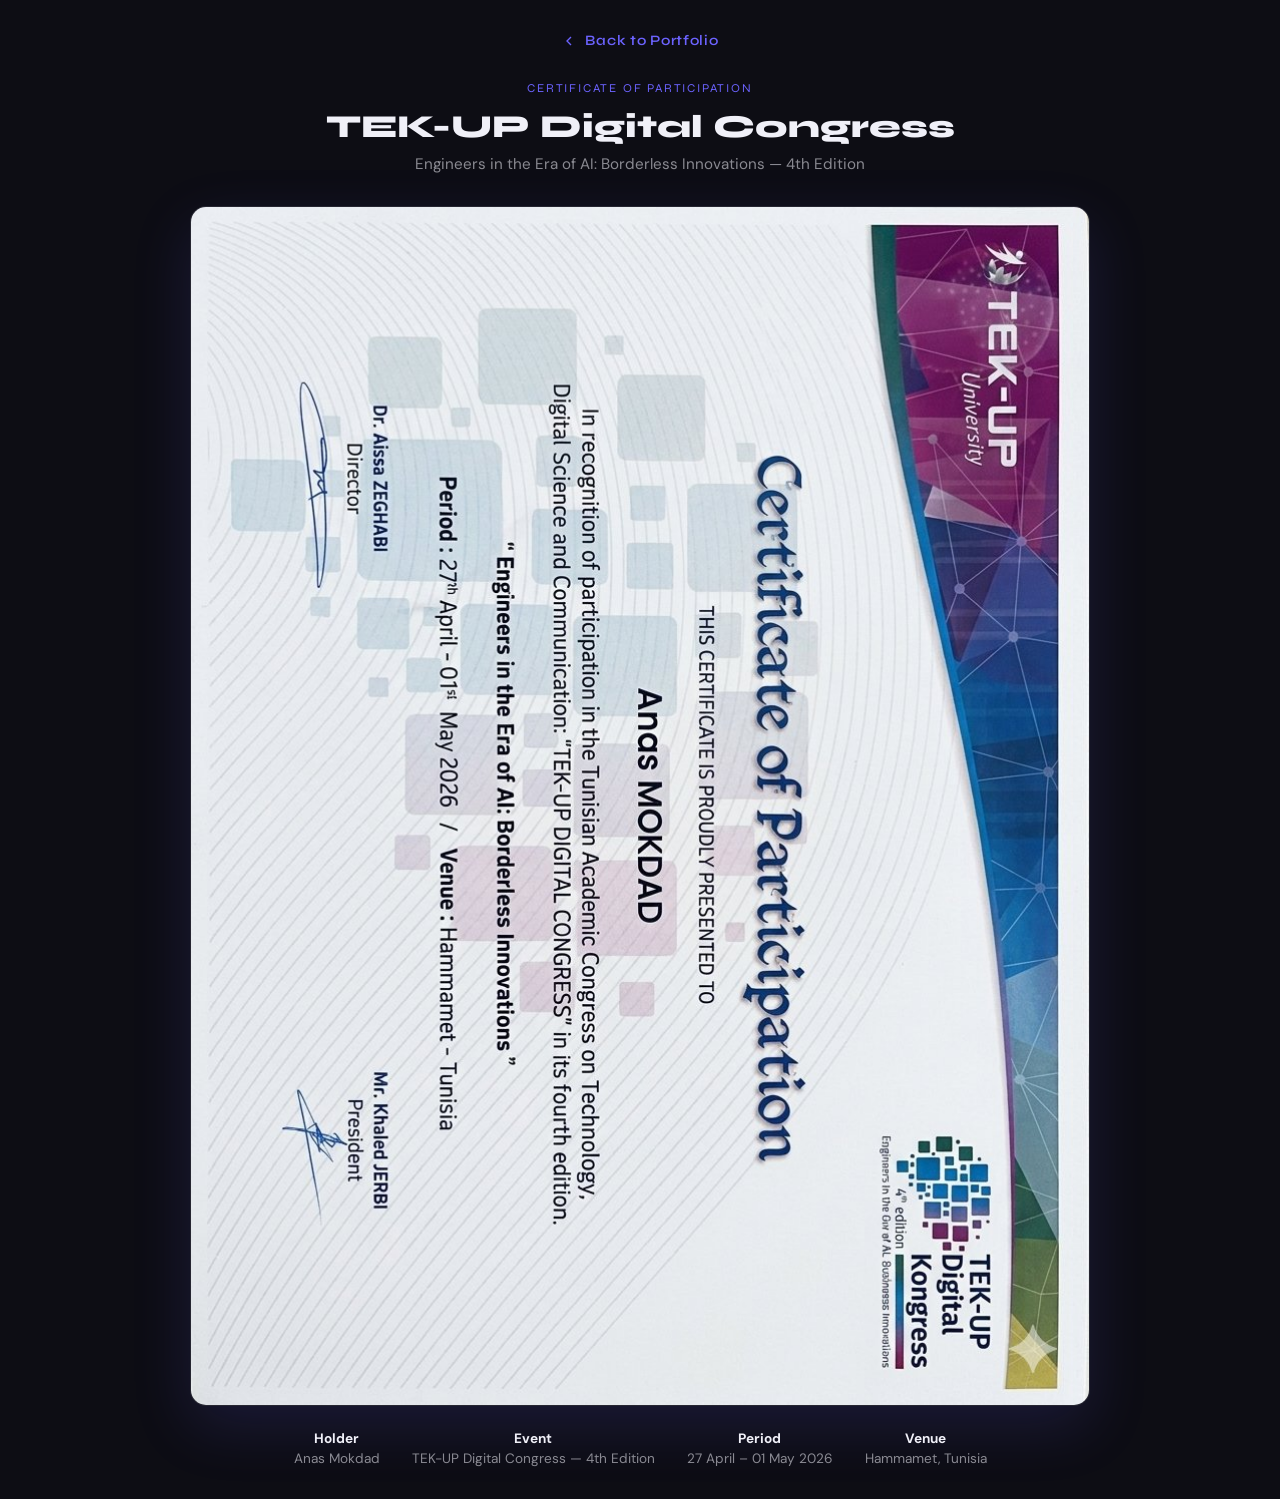
<file: certif.html>
<!DOCTYPE html>
<html lang="en" data-theme="dark">
<head>
  <meta charset="UTF-8"/>
  <meta name="viewport" content="width=device-width,initial-scale=1.0"/>
  <title>Digital Congress Certificate — Mokdad Anas</title>
  <link href="https://fonts.googleapis.com/css2?family=Syne:wght@400;600;700;800&family=DM+Sans:opsz,wght@9..40,300;9..40,400;9..40,500&display=swap" rel="stylesheet"/>
  <style>
    :root{--accent:#6C63FF;--bg:#0d0d14;--bg2:#13131f;--border:rgba(255,255,255,0.08);--text:#f0f0f8;--text2:rgba(240,240,248,0.55);--font-display:'Syne',sans-serif;--font-body:'DM Sans',sans-serif;}
    [data-theme="light"]{--bg:#f5f5fb;--bg2:#eeeef8;--border:rgba(0,0,0,0.09);--text:#0d0d14;--text2:rgba(13,13,20,0.58);}
    *,*::before,*::after{box-sizing:border-box;margin:0;padding:0;}
    html{scroll-behavior:smooth;}
    body{font-family:var(--font-body);background:var(--bg);color:var(--text);min-height:100vh;display:flex;flex-direction:column;align-items:center;justify-content:center;padding:2rem;}
    .cert-page{max-width:900px;width:100%;text-align:center;}
    .cert-back{display:inline-flex;align-items:center;gap:.5rem;color:var(--accent);font-family:var(--font-display);font-weight:600;font-size:.9rem;text-decoration:none;margin-bottom:2rem;letter-spacing:.05em;transition:opacity .2s;}
    .cert-back:hover{opacity:.7;}
    .cert-back svg{width:16px;height:16px;}
    .cert-label{font-family:var(--font-display);font-size:.75rem;letter-spacing:.15em;text-transform:uppercase;color:var(--accent);margin-bottom:.75rem;}
    .cert-title{font-family:var(--font-display);font-size:2rem;font-weight:800;margin-bottom:.5rem;}
    .cert-sub{color:var(--text2);font-size:.95rem;margin-bottom:2rem;}
    .cert-img-wrap{border-radius:16px;overflow:hidden;border:1px solid var(--border);box-shadow:0 20px 60px rgba(108,99,255,.15);background:var(--bg2);}
    .cert-img-wrap img{width:100%;height:auto;display:block;}
    .cert-meta{margin-top:1.5rem;display:flex;justify-content:center;gap:2rem;flex-wrap:wrap;}
    .cert-meta-item{font-size:.85rem;color:var(--text2);}
    .cert-meta-item strong{color:var(--text);display:block;margin-bottom:.2rem;}
  </style>
</head>
<body>
<div class="cert-page">
  <a href="index.html" class="cert-back">
    <svg viewBox="0 0 24 24" fill="none" stroke="currentColor" stroke-width="2"><polyline points="15 18 9 12 15 6"/></svg>
    Back to Portfolio
  </a>
  <div class="cert-label">Certificate of Participation</div>
  <h1 class="cert-title">TEK-UP Digital Congress</h1>
  <p class="cert-sub">Engineers in the Era of AI: Borderless Innovations — 4th Edition</p>
  <div class="cert-img-wrap">
    <img src="[data-uri]" alt="Digital Congress Certificate — Mokdad Anas"/>
  </div>
  <div class="cert-meta">
    <div class="cert-meta-item"><strong>Holder</strong>Anas Mokdad</div>
    <div class="cert-meta-item"><strong>Event</strong>TEK-UP Digital Congress — 4th Edition</div>
    <div class="cert-meta-item"><strong>Period</strong>27 April – 01 May 2026</div>
    <div class="cert-meta-item"><strong>Venue</strong>Hammamet, Tunisia</div>
  </div>
</div>
<script>
  const t = localStorage.getItem('theme')||'dark';
  document.documentElement.setAttribute('data-theme',t);
</script>
</body>
</html>
</file>
<file: style.css>
/* =========================================================
   Mokdad Anas — Portfolio · "Ink & Steel"
   1. Tokens   2. Base   3. Background   4. Loader   5. Buttons & shared
   6. Header   7. Hero   8. Sections   9. About   10. Experience
   11. Projects   12. Skills   13. Education   14. Contact   15. Footer
   16. Motion   17. Responsive
   ========================================================= */

/* ---------- 1. Tokens ---------- */
:root {
  --font-display: 'Syne', system-ui, sans-serif;
  --font-body: 'DM Sans', system-ui, -apple-system, 'Segoe UI', sans-serif;
  --font-mono: 'JetBrains Mono', ui-monospace, 'SFMono-Regular', Menlo, monospace;

  --container: 1160px;
  --gutter: clamp(20px, 4vw, 40px);
  --header-h: 68px;
  --radius-sm: 6px;
  --radius: 10px;
  --radius-lg: 14px;
  --section-y: clamp(80px, 11vw, 128px);
  --ease: cubic-bezier(.22, .61, .36, 1);
}

[data-theme="dark"] {
  color-scheme: dark;
  --bg: #121418;
  --surface: #1A1D22;
  --surface-2: #20242A;
  --border: #2A2E35;
  --border-strong: #3A3F47;
  --text: #EDEDEA;
  --text-2: #9AA0A8;
  --text-3: #6E747C;
  --accent: #5B93C9;
  --accent-hover: #74A6D6;
  --accent-soft: rgba(91, 147, 201, .12);
  --on-accent: #0E1116;
  --dot: rgba(237, 237, 234, .09);
  --blob: rgba(91, 147, 201, .16);
  --glow: rgba(91, 147, 201, .07);
  --header-bg: rgba(18, 20, 24, .82);
  --logo-tile: #F4F4F2;
  --shadow: 0 1px 2px rgba(0, 0, 0, .3), 0 12px 32px -16px rgba(0, 0, 0, .55);
}

[data-theme="light"] {
  color-scheme: light;
  --bg: #F7F7F5;
  --surface: #FFFFFF;
  --surface-2: #F1F1EE;
  --border: #E3E3DF;
  --border-strong: #CFCFCA;
  --text: #1C1F24;
  --text-2: #5C626B;
  --text-3: #868B92;
  --accent: #2E6DA4;
  --accent-hover: #255A88;
  --accent-soft: rgba(46, 109, 164, .09);
  --on-accent: #FFFFFF;
  --dot: rgba(28, 31, 36, .11);
  --blob: rgba(46, 109, 164, .10);
  --glow: rgba(46, 109, 164, .05);
  --header-bg: rgba(247, 247, 245, .85);
  --logo-tile: #FFFFFF;
  --shadow: 0 1px 2px rgba(28, 31, 36, .05), 0 12px 32px -18px rgba(28, 31, 36, .18);
}

/* ---------- 2. Base ---------- */
*, *::before, *::after { box-sizing: border-box; margin: 0; padding: 0; }

html {
  scroll-behavior: smooth;
  scroll-padding-top: calc(var(--header-h) + 16px);
  -webkit-text-size-adjust: 100%;
}

body {
  font-family: var(--font-body);
  font-size: 1rem;
  line-height: 1.65;
  color: var(--text);
  background: var(--bg);
  overflow-x: hidden;
  -webkit-font-smoothing: antialiased;
  text-rendering: optimizeLegibility;
  transition: background-color .35s var(--ease), color .35s var(--ease);
}

body.menu-open { overflow: hidden; }

img { display: block; max-width: 100%; height: auto; }
a { color: inherit; text-decoration: none; }
ul, ol { list-style: none; }
button { font: inherit; color: inherit; background: none; border: 0; cursor: pointer; }
strong { font-weight: 600; color: var(--text); }
::selection { background: var(--accent); color: var(--on-accent); }

:focus-visible { outline: 2px solid var(--accent); outline-offset: 3px; border-radius: 4px; }

.container { width: 100%; max-width: var(--container); margin-inline: auto; padding-inline: var(--gutter); }

.sr-only {
  position: absolute !important; width: 1px; height: 1px; padding: 0; margin: -1px;
  overflow: hidden; clip: rect(0, 0, 0, 0); white-space: nowrap; border: 0;
}

.skip-link {
  position: fixed; top: 12px; left: 12px; z-index: 1000;
  padding: 10px 16px; border-radius: var(--radius-sm);
  background: var(--accent); color: var(--on-accent); font-weight: 500;
  transform: translateY(-150%); transition: transform .2s var(--ease);
}
.skip-link:focus { transform: none; }

.sprite { position: absolute; width: 0; height: 0; overflow: hidden; }

.ic {
  width: 18px; height: 18px; flex: none;
  fill: none; stroke: currentColor; stroke-width: 1.75;
  stroke-linecap: round; stroke-linejoin: round;
}

.accent-dot { color: var(--accent); }

::-webkit-scrollbar { width: 10px; }
::-webkit-scrollbar-track { background: var(--bg); }
::-webkit-scrollbar-thumb { background: var(--border-strong); border-radius: 10px; border: 3px solid var(--bg); }

/* ---------- 3. Background (dot grid + soft blob + cursor glow) ---------- */
.bg-layer { position: fixed; inset: 0; z-index: -1; pointer-events: none; overflow: hidden; }

.bg-dots {
  position: absolute; inset: 0;
  background-image: radial-gradient(var(--dot) 1px, transparent 1.3px);
  background-size: 22px 22px;
  -webkit-mask-image: radial-gradient(ellipse 75% 65% at 50% 30%, #000 25%, transparent 78%);
  mask-image: radial-gradient(ellipse 75% 65% at 50% 30%, #000 25%, transparent 78%);
}

.bg-blob {
  position: absolute; width: 640px; height: 640px; border-radius: 50%;
  top: -220px; right: -160px;
  background: var(--blob); filter: blur(90px);
  animation: blobDrift 26s ease-in-out infinite alternate;
}

@keyframes blobDrift {
  0% { transform: translate(0, 0) scale(1); }
  50% { transform: translate(-140px, 120px) scale(1.08); }
  100% { transform: translate(-60px, 260px) scale(.95); }
}

.cursor-glow {
  position: fixed; top: 0; left: 0; z-index: -1;
  width: 500px; height: 500px; border-radius: 50%; pointer-events: none;
  background: radial-gradient(circle, var(--glow) 0%, transparent 65%);
  opacity: 0; transition: opacity .5s var(--ease);
  will-change: transform;
}
.cursor-glow.is-active { opacity: 1; }

/* ---------- 4. Loader ---------- */
.loader {
  position: fixed; inset: 0; z-index: 2000;
  display: grid; place-items: center;
  background: var(--bg);
  transition: opacity .5s var(--ease), visibility .5s var(--ease);
}
.loader.is-hidden { opacity: 0; visibility: hidden; }
.loader-inner { display: grid; justify-items: center; gap: 22px; }
.loader-logo {
  font-family: var(--font-display); font-weight: 800; font-size: 56px; letter-spacing: -.02em;
  color: var(--text); line-height: 1;
  animation: loaderPulse 1.6s ease-in-out infinite;
}
.loader-bar { width: 140px; height: 2px; background: var(--border); border-radius: 2px; overflow: hidden; }
.loader-progress {
  display: block; width: 100%; height: 100%; background: var(--accent);
  transform: scaleX(0); transform-origin: left; transition: transform .3s var(--ease);
}
@keyframes loaderPulse { 0%, 100% { opacity: 1; } 50% { opacity: .55; } }

/* ---------- 5. Buttons & shared components ---------- */
.btn {
  display: inline-flex; align-items: center; justify-content: center; gap: 8px;
  min-height: 46px; padding: 0 20px;
  border-radius: var(--radius-sm); border: 1px solid transparent;
  font-size: .925rem; font-weight: 500; line-height: 1; white-space: nowrap;
  transition: background-color .2s var(--ease), border-color .2s var(--ease), color .2s var(--ease), transform .2s var(--ease);
}
.btn .ic { width: 16px; height: 16px; transition: transform .2s var(--ease); }
.btn:active { transform: translateY(1px); }
.btn-primary { background: var(--accent); color: var(--on-accent); }
.btn-primary:hover { background: var(--accent-hover); }
.btn-primary:hover .ic { transform: translateX(3px); }
.btn-ghost { border-color: var(--border-strong); color: var(--text); background: color-mix(in srgb, var(--surface) 60%, transparent); }
.btn-ghost:hover { border-color: var(--text-2); background: var(--surface); }
.btn-sm { min-height: 38px; padding: 0 14px; font-size: .85rem; }

.icon-btn {
  display: inline-grid; place-items: center; width: 40px; height: 40px;
  border-radius: var(--radius-sm); border: 1px solid var(--border);
  color: var(--text-2);
  transition: color .2s var(--ease), border-color .2s var(--ease), background-color .2s var(--ease);
}
.icon-btn:hover { color: var(--text); border-color: var(--border-strong); background: var(--surface); }

.icon-box {
  display: inline-grid; place-items: center; flex: none;
  width: 42px; height: 42px; border-radius: var(--radius-sm);
  border: 1px solid var(--border); background: var(--surface-2); color: var(--accent);
}
.icon-box .ic { width: 20px; height: 20px; }

.chips { display: flex; flex-wrap: wrap; gap: 6px; }
.chips li span {
  display: inline-block; padding: 5px 10px;
  font-size: .8rem; line-height: 1.3; color: var(--text-2);
  border: 1px solid var(--border); border-radius: 999px; background: var(--surface);
  transition: color .2s var(--ease), border-color .2s var(--ease);
}
.chips-accent li span {
  font-family: var(--font-mono); font-size: .7rem; letter-spacing: .03em;
  color: var(--accent); background: var(--accent-soft); border-color: transparent; border-radius: 4px;
}

.status-dot {
  position: relative; display: inline-block; width: 8px; height: 8px; border-radius: 50%;
  background: var(--accent); flex: none;
}
.status-dot::after {
  content: ''; position: absolute; inset: -4px; border-radius: 50%;
  border: 1px solid var(--accent); opacity: 0;
  animation: ping 2.4s var(--ease) infinite;
}
@keyframes ping { 0% { transform: scale(.5); opacity: .7; } 100% { transform: scale(1.6); opacity: 0; } }

/* ---------- 6. Header ---------- */
.site-header {
  position: fixed; inset: 0 0 auto 0; z-index: 100;
  transition: background-color .3s var(--ease), border-color .3s var(--ease), backdrop-filter .3s var(--ease);
  border-bottom: 1px solid transparent;
}
.site-header.is-scrolled, body.menu-open .site-header {
  background: var(--header-bg);
  -webkit-backdrop-filter: saturate(140%) blur(14px);
  backdrop-filter: saturate(140%) blur(14px);
  border-bottom-color: var(--border);
}

.nav { display: flex; align-items: center; gap: 24px; height: var(--header-h); }

.nav-logo { display: inline-flex; align-items: center; }
.logo-mark {
  font-family: var(--font-display); font-weight: 800; font-size: 22px; letter-spacing: -.02em; line-height: 1;
  color: var(--text);
}

.nav-links { display: flex; gap: 4px; margin-left: auto; }
.nav-links a {
  position: relative; display: block; padding: 8px 12px;
  font-size: .9rem; color: var(--text-2); border-radius: var(--radius-sm);
  transition: color .2s var(--ease);
}
.nav-links a::after {
  content: ''; position: absolute; left: 12px; right: 12px; bottom: 3px; height: 1px;
  background: var(--accent); transform: scaleX(0); transform-origin: left;
  transition: transform .3s var(--ease);
}
.nav-links a:hover, .nav-links a.is-active { color: var(--text); }
.nav-links a.is-active::after { transform: scaleX(1); }

.nav-actions { display: flex; align-items: center; gap: 8px; }

.lang-switch {
  display: inline-flex; padding: 3px; border: 1px solid var(--border); border-radius: var(--radius-sm);
}
.lang-btn {
  min-width: 36px; height: 32px; padding: 0 8px; border-radius: 4px;
  font-family: var(--font-mono); font-size: .75rem; letter-spacing: .06em; color: var(--text-3);
  transition: color .2s var(--ease), background-color .2s var(--ease);
}
.lang-btn:hover { color: var(--text); }
.lang-btn[aria-pressed="true"] { color: var(--text); background: var(--surface-2); }
.lang-switch-lg .lang-btn { min-width: 52px; height: 40px; font-size: .85rem; }

.theme-toggle .ic-moon { display: none; }
[data-theme="light"] .theme-toggle .ic-sun { display: none; }
[data-theme="light"] .theme-toggle .ic-moon { display: block; }

.menu-toggle { display: none; }
.menu-toggle .ic-close { display: none; }
.menu-toggle[aria-expanded="true"] .ic-menu { display: none; }
.menu-toggle[aria-expanded="true"] .ic-close { display: block; }

.mobile-menu {
  position: fixed; inset: var(--header-h) 0 0 0; z-index: 99;
  display: flex; flex-direction: column; justify-content: space-between; gap: 32px;
  padding: 24px var(--gutter) calc(32px + env(safe-area-inset-bottom));
  background: var(--bg); overflow-y: auto;
  opacity: 0; transform: translateY(-8px);
  transition: opacity .3s var(--ease), transform .3s var(--ease);
}
.mobile-menu[hidden] { display: none; }
.mobile-menu.is-open { opacity: 1; transform: none; }
.mobile-links li { border-bottom: 1px solid var(--border); }
.mobile-links a {
  display: flex; align-items: baseline; gap: 16px; padding: 18px 0;
  font-family: var(--font-display); font-size: 1.6rem; font-weight: 700; color: var(--text);
}
.mobile-links a.is-active { color: var(--accent); }
.mono-num { font-family: var(--font-mono); font-size: .75rem; font-weight: 400; color: var(--text-3); }
.mobile-actions { display: grid; gap: 12px; }
.mobile-actions .lang-switch { justify-self: start; }

/* ---------- 7. Hero ---------- */
.hero {
  position: relative; min-height: 100vh; min-height: 100svh;
  display: flex; flex-direction: column; justify-content: center; gap: 56px;
  padding: calc(var(--header-h) + 48px) 0 32px;
}

.hero-grid {
  display: grid; grid-template-columns: minmax(0, 1.25fr) minmax(0, 1fr);
  gap: clamp(32px, 6vw, 80px); align-items: center;
}

.hero-badge {
  display: inline-flex; align-items: center; gap: 10px;
  padding: 6px 12px; margin-bottom: 26px;
  font-family: var(--font-mono); font-size: .72rem; letter-spacing: .08em; text-transform: uppercase;
  color: var(--accent); border: 1px solid var(--border); border-radius: 4px; background: var(--surface);
}

.hero-name {
  font-family: var(--font-display); font-weight: 800;
  font-size: clamp(3rem, 8.2vw, 6rem); line-height: .95; letter-spacing: -.035em;
  color: var(--text); margin-bottom: 20px;
}

.hero-role {
  display: flex; align-items: center; min-height: 1.6em;
  font-size: clamp(1.1rem, 2.1vw, 1.4rem); font-weight: 500; color: var(--text-2);
  margin-bottom: 20px;
}
.caret {
  display: inline-block; width: 2px; height: 1.15em; margin-left: 4px;
  background: var(--accent); animation: caret 1s steps(1) infinite;
}
@keyframes caret { 50% { opacity: 0; } }

.hero-desc { max-width: 54ch; font-size: 1.05rem; color: var(--text-2); margin-bottom: 26px; }

.hero-pills { display: flex; flex-wrap: wrap; gap: 8px; margin-bottom: 32px; }
.hero-pills span {
  display: inline-flex; align-items: center; gap: 8px;
  padding: 6px 12px; font-size: .82rem; color: var(--text-2);
  border: 1px solid var(--border); border-radius: 999px; background: var(--surface);
}
.hero-pills span::before { content: ''; width: 5px; height: 5px; border-radius: 50%; background: var(--accent); }

.hero-actions { display: flex; flex-wrap: wrap; gap: 10px; }

.hero-photo { justify-self: end; width: 100%; max-width: 440px; }
.photo-frame {
  position: relative; padding: 8px; border: 1px solid var(--border); border-radius: var(--radius-lg);
  background: var(--surface); box-shadow: var(--shadow);
}
.photo-frame::before, .photo-frame::after {
  content: ''; position: absolute; width: 18px; height: 18px; border-color: var(--accent); border-style: solid;
}
.photo-frame::before { top: -1px; left: -1px; border-width: 1px 0 0 1px; border-top-left-radius: var(--radius-lg); }
.photo-frame::after { bottom: -1px; right: -1px; border-width: 0 1px 1px 0; border-bottom-right-radius: var(--radius-lg); }
.photo-frame img { width: 100%; border-radius: var(--radius); background: var(--surface-2); }
.photo-caption {
  display: flex; justify-content: space-between; align-items: center;
  padding: 12px 4px 0; font-family: var(--font-mono); font-size: .72rem; letter-spacing: .1em; color: var(--text-3);
}

.hero-dots { position: absolute; inset: 0; pointer-events: none; overflow: hidden; }
.hero-dots span {
  position: absolute; width: 4px; height: 4px; border-radius: 50%; background: var(--accent); opacity: .35;
  animation: dotFloat 18s ease-in-out infinite;
}
.hero-dots span:nth-child(1) { top: 22%; left: 8%; animation-duration: 20s; }
.hero-dots span:nth-child(2) { top: 68%; left: 14%; animation-duration: 24s; animation-delay: -6s; }
.hero-dots span:nth-child(3) { top: 30%; left: 46%; width: 3px; height: 3px; animation-duration: 22s; animation-delay: -3s; }
.hero-dots span:nth-child(4) { top: 78%; left: 52%; animation-duration: 26s; animation-delay: -9s; }
.hero-dots span:nth-child(5) { top: 16%; left: 88%; width: 3px; height: 3px; animation-duration: 19s; animation-delay: -12s; }
.hero-dots span:nth-child(6) { top: 58%; left: 93%; animation-duration: 23s; animation-delay: -4s; }
.hero-dots span:nth-child(7) { top: 88%; left: 80%; width: 3px; height: 3px; animation-duration: 21s; animation-delay: -15s; }
@keyframes dotFloat {
  0%, 100% { transform: translate(0, 0); opacity: .2; }
  33% { transform: translate(18px, -26px); opacity: .5; }
  66% { transform: translate(-14px, -12px); opacity: .3; }
}

.stats {
  display: grid; grid-template-columns: repeat(3, minmax(0, 1fr));
  border: 1px solid var(--border); border-radius: var(--radius); background: var(--surface);
}
.stat { display: flex; flex-direction: column-reverse; gap: 2px; padding: 20px 24px; }
.stat + .stat { border-left: 1px solid var(--border); }
.stat dt { font-family: var(--font-mono); font-size: .72rem; letter-spacing: .08em; text-transform: uppercase; color: var(--text-3); }
.stat-num {
  font-family: var(--font-display); font-weight: 700; font-size: clamp(1.8rem, 3.6vw, 2.5rem);
  line-height: 1.1; color: var(--text); font-variant-numeric: tabular-nums;
}

/* ---------- 8. Sections ---------- */
.section { padding: var(--section-y) 0; position: relative; }
.section + .section { border-top: 1px solid var(--border); }

.section-head { margin-bottom: clamp(36px, 5vw, 56px); max-width: 720px; }
.eyebrow {
  display: flex; align-items: center; gap: 12px; margin-bottom: 14px;
  font-family: var(--font-mono); font-size: .75rem; letter-spacing: .12em; text-transform: uppercase; color: var(--text-3);
}
.eyebrow-num { color: var(--accent); }
.eyebrow-num::after { content: '/'; margin-left: 12px; color: var(--border-strong); }
.section-title {
  font-family: var(--font-display); font-weight: 700;
  font-size: clamp(2.1rem, 4.6vw, 3.2rem); line-height: 1.05; letter-spacing: -.03em;
  margin-bottom: 14px;
}
.section-sub { font-size: 1.05rem; color: var(--text-2); }

.sub-title {
  font-family: var(--font-mono); font-size: .78rem; font-weight: 500; letter-spacing: .12em; text-transform: uppercase;
  color: var(--text-3); margin: 48px 0 16px;
}

/* ---------- 9. About ---------- */
.about-text { display: grid; gap: 18px; max-width: 76ch; margin-bottom: 56px; }
.about-text p { font-size: 1.06rem; color: var(--text-2); }
.about-text .about-lead {
  padding-left: 18px; border-left: 2px solid var(--accent); color: var(--text);
}

.about-cards { display: grid; grid-template-columns: repeat(3, minmax(0, 1fr)); gap: 16px; }
.about-card {
  padding: 26px; border: 1px solid var(--border); border-radius: var(--radius); background: var(--surface);
  transition: border-color .25s var(--ease), transform .25s var(--ease);
}
.about-card:hover { border-color: var(--border-strong); transform: translateY(-3px); }
.about-card h3 { font-family: var(--font-display); font-size: 1.1rem; font-weight: 700; margin: 18px 0 8px; letter-spacing: -.01em; }
.about-card p { font-size: .93rem; color: var(--text-2); }

/* ---------- 10. Experience ---------- */
.timeline { position: relative; display: grid; gap: 20px; padding-left: 36px; }
.timeline::before {
  content: ''; position: absolute; top: 8px; bottom: 8px; left: 7px; width: 1px; background: var(--border);
}
.exp-item { position: relative; }
.exp-marker {
  position: absolute; top: 34px; left: -36px; width: 15px; height: 15px; border-radius: 50%;
  background: var(--bg); border: 1px solid var(--border-strong);
}
.exp-marker::after {
  content: ''; position: absolute; inset: 3px; border-radius: 50%; background: var(--accent);
  transform: scale(.6); opacity: .7; transition: transform .3s var(--ease), opacity .3s var(--ease);
}
.exp-item:hover .exp-marker::after, .exp-item:has(.is-open) .exp-marker::after { transform: scale(1); opacity: 1; }

.exp-card {
  padding: 26px 28px 18px; border: 1px solid var(--border); border-radius: var(--radius); background: var(--surface);
  transition: border-color .25s var(--ease);
}
.exp-card:hover, .exp-card.is-open { border-color: var(--border-strong); }

.exp-head { display: grid; grid-template-columns: auto minmax(0, 1fr) auto; gap: 18px; align-items: center; margin-bottom: 18px; }
.exp-logo {
  display: grid; place-items: center; width: 84px; height: 52px; padding: 6px 8px;
  border-radius: var(--radius-sm); background: var(--logo-tile); border: 1px solid var(--border);
}
.exp-logo img { max-height: 100%; width: auto; object-fit: contain; }
.exp-role { font-family: var(--font-display); font-size: 1.15rem; font-weight: 700; letter-spacing: -.01em; line-height: 1.3; }
.exp-company { font-size: .9rem; color: var(--text-2); margin-top: 2px; }
.exp-date {
  align-self: start; padding: 4px 10px; white-space: nowrap;
  font-family: var(--font-mono); font-size: .72rem; letter-spacing: .04em; color: var(--text-2);
  border: 1px solid var(--border); border-radius: 4px;
}

.exp-bullets { display: grid; gap: 10px; }
.exp-bullets li { position: relative; padding-left: 20px; font-size: .95rem; color: var(--text-2); }
.exp-bullets li::before {
  content: ''; position: absolute; left: 2px; top: .7em; width: 8px; height: 1px; background: var(--accent);
}

.exp-more { display: grid; grid-template-rows: 0fr; transition: grid-template-rows .4s var(--ease); }
.exp-more.is-open { grid-template-rows: 1fr; }
.exp-more-inner { overflow: hidden; min-height: 0; }
.exp-more-inner .exp-bullets { padding-top: 10px; }
.exp-more-inner .chips { padding-top: 18px; }
.exp-more-inner > :first-child:empty { display: none; }

.exp-toggle {
  display: inline-flex; align-items: center; gap: 6px; margin-top: 14px; min-height: 40px; padding: 0 2px;
  font-family: var(--font-mono); font-size: .75rem; letter-spacing: .06em; text-transform: uppercase; color: var(--accent);
}
.exp-toggle .ic { width: 16px; height: 16px; transition: transform .3s var(--ease); }
.exp-toggle[aria-expanded="true"] .ic { transform: rotate(180deg); }
.exp-toggle:hover { color: var(--accent-hover); }

/* ---------- 11. Projects ---------- */
.filters { display: flex; flex-wrap: wrap; gap: 8px; margin-bottom: 28px; }
.filter-btn {
  min-height: 38px; padding: 0 14px; border-radius: 999px; border: 1px solid var(--border);
  font-size: .85rem; color: var(--text-2); background: var(--surface);
  transition: color .2s var(--ease), border-color .2s var(--ease), background-color .2s var(--ease);
}
.filter-btn:hover { color: var(--text); border-color: var(--border-strong); }
.filter-btn[aria-pressed="true"] { color: var(--on-accent); background: var(--accent); border-color: var(--accent); }

.proj-grid { display: grid; grid-template-columns: repeat(3, minmax(0, 1fr)); gap: 16px; }
.proj-grid-featured { grid-template-columns: repeat(2, minmax(0, 1fr)); margin-bottom: 16px; }
.proj-grid.is-empty { display: none; }
.proj-empty { color: var(--text-2); padding: 24px 0; }

.proj-card {
  position: relative; display: flex; flex-direction: column;
  padding: 24px; border: 1px solid var(--border); border-radius: var(--radius); background: var(--surface);
  transition: border-color .25s var(--ease), transform .25s var(--ease), box-shadow .25s var(--ease);
}
.proj-card:hover { border-color: var(--border-strong); transform: translateY(-4px); box-shadow: var(--shadow); }
.proj-card.featured { padding: 28px; }
.proj-card.featured:hover { border-color: var(--accent); }
.proj-card.is-hidden { display: none; }

.proj-top { display: flex; justify-content: space-between; align-items: flex-start; gap: 12px; margin-bottom: 20px; }
.proj-top-right { display: flex; flex-direction: column; align-items: flex-end; gap: 6px; text-align: right; }
.proj-logo {
  display: grid; place-items: center; width: 42px; height: 42px; padding: 4px; flex: none;
  border-radius: var(--radius-sm); background: var(--logo-tile); border: 1px solid var(--border); overflow: hidden;
}
.proj-logo img { width: 100%; height: 100%; object-fit: contain; }
.proj-cat { font-family: var(--font-mono); font-size: .68rem; letter-spacing: .08em; text-transform: uppercase; color: var(--text-3); }
.proj-flag {
  font-family: var(--font-mono); font-size: .66rem; letter-spacing: .08em; text-transform: uppercase;
  color: var(--accent); padding: 2px 8px; border: 1px solid var(--accent); border-radius: 4px;
}

.proj-title { font-family: var(--font-display); font-size: 1.15rem; font-weight: 700; line-height: 1.3; letter-spacing: -.01em; margin-bottom: 10px; }
.proj-card.featured .proj-title { font-size: 1.35rem; }
.proj-desc { font-size: .92rem; color: var(--text-2); margin-bottom: 18px; flex: 1; }

.proj-link {
  display: inline-flex; align-items: center; gap: 6px; margin-top: 20px; align-self: flex-start;
  font-family: var(--font-mono); font-size: .75rem; letter-spacing: .06em; text-transform: uppercase; color: var(--accent);
}
.proj-link .ic { width: 15px; height: 15px; transition: transform .2s var(--ease); }
.proj-card:hover .proj-link .ic { transform: translate(2px, -2px); }
.proj-link.stretched::after { content: ''; position: absolute; inset: 0; border-radius: inherit; }

/* ---------- 12. Skills ---------- */
.skills-grid { display: grid; grid-template-columns: repeat(2, minmax(0, 1fr)); gap: 16px; }
.skill-card {
  padding: 24px; border: 1px solid var(--border); border-radius: var(--radius); background: var(--surface);
  transition: border-color .25s var(--ease);
}
.skill-card:hover { border-color: var(--border-strong); }
.skill-card:hover .chips li span { border-color: var(--border-strong); color: var(--text); }
.skill-head { display: flex; align-items: center; gap: 14px; margin-bottom: 18px; }
.skill-head h3 { font-family: var(--font-display); font-size: 1.05rem; font-weight: 700; letter-spacing: -.01em; flex: 1; line-height: 1.3; }
.skill-count { font-family: var(--font-mono); font-size: .72rem; color: var(--text-3); }

/* ---------- 13. Education ---------- */
.edu-grid { display: grid; grid-template-columns: repeat(2, minmax(0, 1fr)); gap: 16px; }
.edu-card {
  position: relative; display: flex; align-items: center; gap: 18px;
  padding: 24px; border: 1px solid var(--border); border-radius: var(--radius); background: var(--surface);
  transition: border-color .25s var(--ease), transform .25s var(--ease);
}
.edu-card:hover { border-color: var(--border-strong); transform: translateY(-3px); }
.edu-logo {
  display: grid; place-items: center; width: 60px; height: 60px; padding: 6px; flex: none;
  border-radius: var(--radius-sm); background: var(--logo-tile); border: 1px solid var(--border);
}
.edu-logo img { max-height: 100%; width: auto; object-fit: contain; }
.edu-body { display: grid; gap: 3px; min-width: 0; padding-right: 24px; }
.edu-degree { font-family: var(--font-display); font-weight: 700; font-size: 1.02rem; line-height: 1.35; }
.edu-school { font-size: .9rem; color: var(--text-2); }
.edu-years { font-family: var(--font-mono); font-size: .72rem; letter-spacing: .04em; color: var(--text-3); margin-top: 4px; }
.edu-arrow, .cert-arrow { position: absolute; top: 18px; right: 18px; width: 16px; height: 16px; color: var(--text-3); transition: color .2s var(--ease), transform .2s var(--ease); }
.edu-card:hover .edu-arrow, .cert-card:hover .cert-arrow { color: var(--accent); transform: translate(2px, -2px); }

.cert-grid { display: grid; grid-template-columns: repeat(4, minmax(0, 1fr)); gap: 12px; }
.cert-card {
  position: relative; display: flex; align-items: flex-start; gap: 14px;
  padding: 18px; border: 1px solid var(--border); border-radius: var(--radius); background: var(--surface);
  transition: border-color .25s var(--ease);
}
a.cert-card:hover { border-color: var(--border-strong); }
.cert-card .icon-box { width: 36px; height: 36px; }
.cert-card .icon-box .ic { width: 17px; height: 17px; }
.cert-card > span:nth-child(2) { display: grid; gap: 4px; padding-right: 14px; }
.cert-title { font-weight: 600; font-size: .9rem; line-height: 1.35; }
.cert-sub { font-size: .8rem; color: var(--text-2); }

/* ---------- 14. Contact ---------- */
.contact-grid { display: grid; grid-template-columns: minmax(0, 1fr) minmax(0, 1fr); gap: clamp(40px, 6vw, 80px); align-items: start; }
.contact-intro .section-head { margin-bottom: 24px; }
.contact-desc { color: var(--text-2); font-size: 1.05rem; margin-bottom: 20px; max-width: 52ch; }
.contact-reply { display: flex; align-items: center; gap: 12px; font-size: .92rem; color: var(--text); margin-bottom: 28px; }
.contact-actions { display: flex; flex-wrap: wrap; gap: 10px; }

.contact-list { border: 1px solid var(--border); border-radius: var(--radius); background: var(--surface); }
.contact-row { display: flex; align-items: center; gap: 16px; padding: 18px 20px; }
.contact-row + .contact-row { border-top: 1px solid var(--border); }
.contact-info { display: grid; gap: 2px; min-width: 0; flex: 1; }
.contact-label { font-family: var(--font-mono); font-size: .7rem; letter-spacing: .1em; text-transform: uppercase; color: var(--text-3); }
.contact-value { font-size: .98rem; color: var(--text); overflow-wrap: anywhere; transition: color .2s var(--ease); }
a.contact-value:hover { color: var(--accent); }

.copy-btn {
  position: relative; display: inline-grid; place-items: center; flex: none;
  width: 34px; height: 34px; border-radius: var(--radius-sm); border: 1px solid var(--border); color: var(--text-3);
  transition: color .2s var(--ease), border-color .2s var(--ease), background-color .2s var(--ease);
}
.copy-btn .ic { width: 15px; height: 15px; }
.copy-btn .ic-check { display: none; }
.copy-btn.is-copied .ic-copy { display: none; }
.copy-btn.is-copied .ic-check { display: block; }
.copy-btn:hover, .copy-btn.is-copied { color: var(--accent); border-color: var(--accent); background: var(--accent-soft); }
.copy-tip {
  position: absolute; bottom: calc(100% + 8px); right: 0; padding: 4px 8px; white-space: nowrap;
  font-family: var(--font-mono); font-size: .68rem; letter-spacing: .04em;
  color: var(--bg); background: var(--text); border-radius: 4px; pointer-events: none;
  opacity: 0; transform: translateY(4px); transition: opacity .2s var(--ease), transform .2s var(--ease);
}
.copy-btn:hover .copy-tip, .copy-btn:focus-visible .copy-tip, .copy-btn.show-tip .copy-tip { opacity: 1; transform: none; }

/* ---------- 15. Footer ---------- */
.site-footer { border-top: 1px solid var(--border); padding: 36px 0; }
.footer-inner { display: flex; align-items: center; justify-content: space-between; gap: 24px; flex-wrap: wrap; }
.footer-text { display: grid; gap: 2px; font-size: .85rem; color: var(--text-3); text-align: center; }
.footer-made { display: inline-flex; align-items: center; justify-content: center; gap: 6px; }
.footer-made .ic { width: 14px; height: 14px; }
.footer-social { display: flex; gap: 8px; }

/* ---------- 16. Motion ---------- */
.reveal {
  opacity: 0; transform: translateY(18px);
  transition: opacity .7s var(--ease), transform .7s var(--ease);
  transition-delay: calc(var(--d, 0) * 90ms);
}
.reveal.is-visible { opacity: 1; transform: none; }

.load-in { opacity: 0; transform: translateY(14px); }
body.is-loaded .load-in {
  opacity: 1; transform: none;
  transition: opacity .8s var(--ease), transform .8s var(--ease);
  transition-delay: calc(var(--d, 0) * 90ms);
}

@media (prefers-reduced-motion: reduce) {
  html { scroll-behavior: auto; }
  *, *::before, *::after { animation-duration: .01ms !important; animation-iteration-count: 1 !important; transition-duration: .01ms !important; transition-delay: 0s !important; }
  .reveal, .load-in { opacity: 1 !important; transform: none !important; }
  .bg-blob, .hero-dots { display: none; }
}

/* ---------- 17. Responsive ---------- */
@media (max-width: 1080px) {
  .nav-links, .nav-cv { display: none; }
  .nav-actions { margin-left: auto; }
  .menu-toggle { display: inline-grid; }
  .cert-grid { grid-template-columns: repeat(2, minmax(0, 1fr)); }
  .proj-grid { grid-template-columns: repeat(2, minmax(0, 1fr)); }
}

@media (max-width: 900px) {
  .hero { min-height: auto; gap: 40px; padding-top: calc(var(--header-h) + 32px); }
  .hero-grid { grid-template-columns: 1fr; gap: 36px; }
  .hero-photo { order: -1; justify-self: center; max-width: 340px; }
  .hero-text { text-align: center; }
  .hero-desc { margin-inline: auto; }
  .hero-role, .hero-pills, .hero-actions { justify-content: center; }
  .about-cards { grid-template-columns: repeat(2, minmax(0, 1fr)); }
  .skills-grid, .edu-grid, .proj-grid-featured { grid-template-columns: 1fr; }
  .contact-grid { grid-template-columns: 1fr; }
}

@media (max-width: 640px) {
  :root { --header-h: 60px; }
  .nav { gap: 12px; }
  .nav-actions .lang-switch, .nav-cta { display: none; }
  .hero-photo { max-width: 280px; }
  .hero-badge { font-size: .64rem; letter-spacing: .05em; }
  .hero-name { font-size: clamp(2.7rem, 13vw, 3.4rem); }
  .hero-actions .btn { flex: 1 1 100%; }
  .stats { grid-template-columns: 1fr; }
  .stat { flex-direction: row-reverse; justify-content: space-between; align-items: center; padding: 16px 20px; }
  .stat + .stat { border-left: 0; border-top: 1px solid var(--border); }
  .about-cards, .proj-grid, .cert-grid { grid-template-columns: 1fr; }
  .about-card, .proj-card, .proj-card.featured, .skill-card { padding: 22px; }
  .timeline { padding-left: 0; }
  .timeline::before, .exp-marker { display: none; }
  .exp-card { padding: 22px 20px 14px; }
  .exp-head { grid-template-columns: auto minmax(0, 1fr); gap: 14px; }
  .exp-date { grid-column: 1 / -1; justify-self: start; }
  .contact-row { padding: 16px; gap: 12px; }
  .contact-actions .btn { flex: 1 1 100%; }
  .footer-inner { flex-direction: column; text-align: center; }
}

@media (hover: none) {
  .about-card:hover, .proj-card:hover, .edu-card:hover { transform: none; }
  .copy-btn { width: 40px; height: 40px; }
}
</file>
